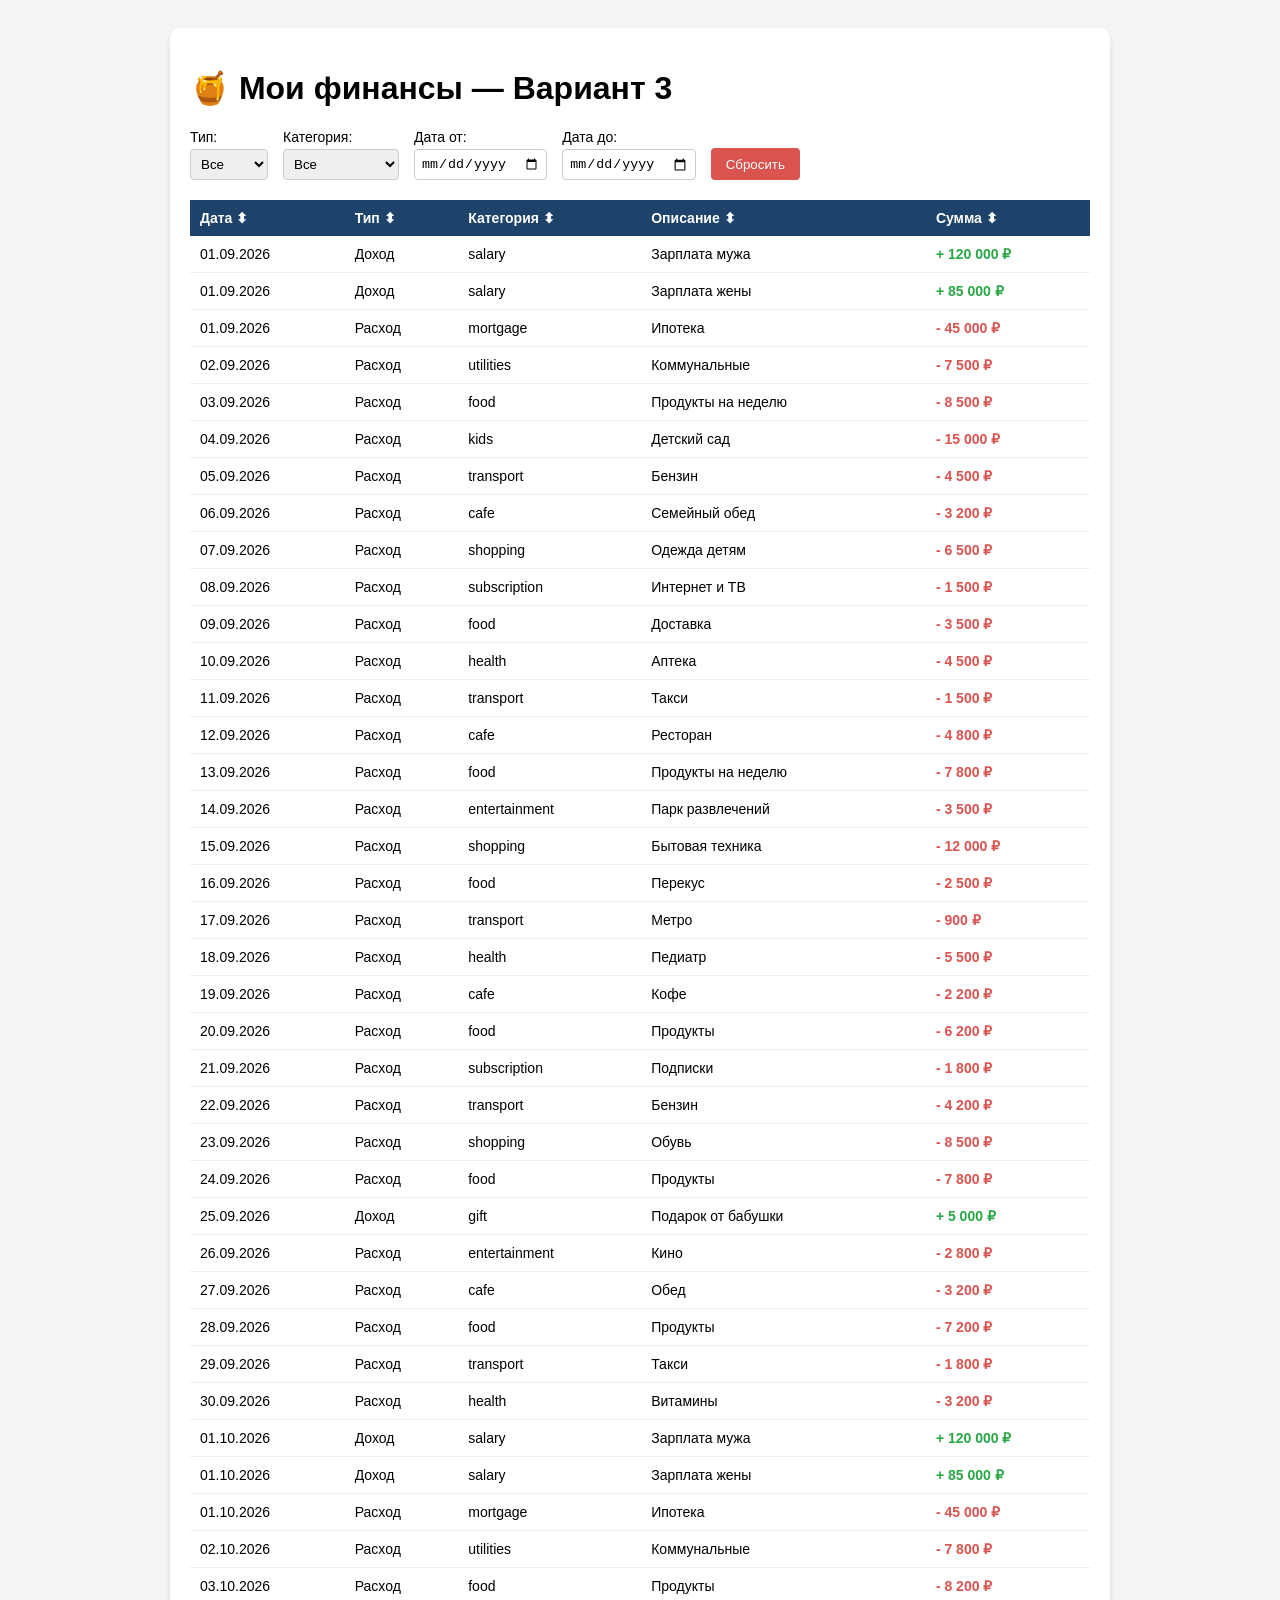
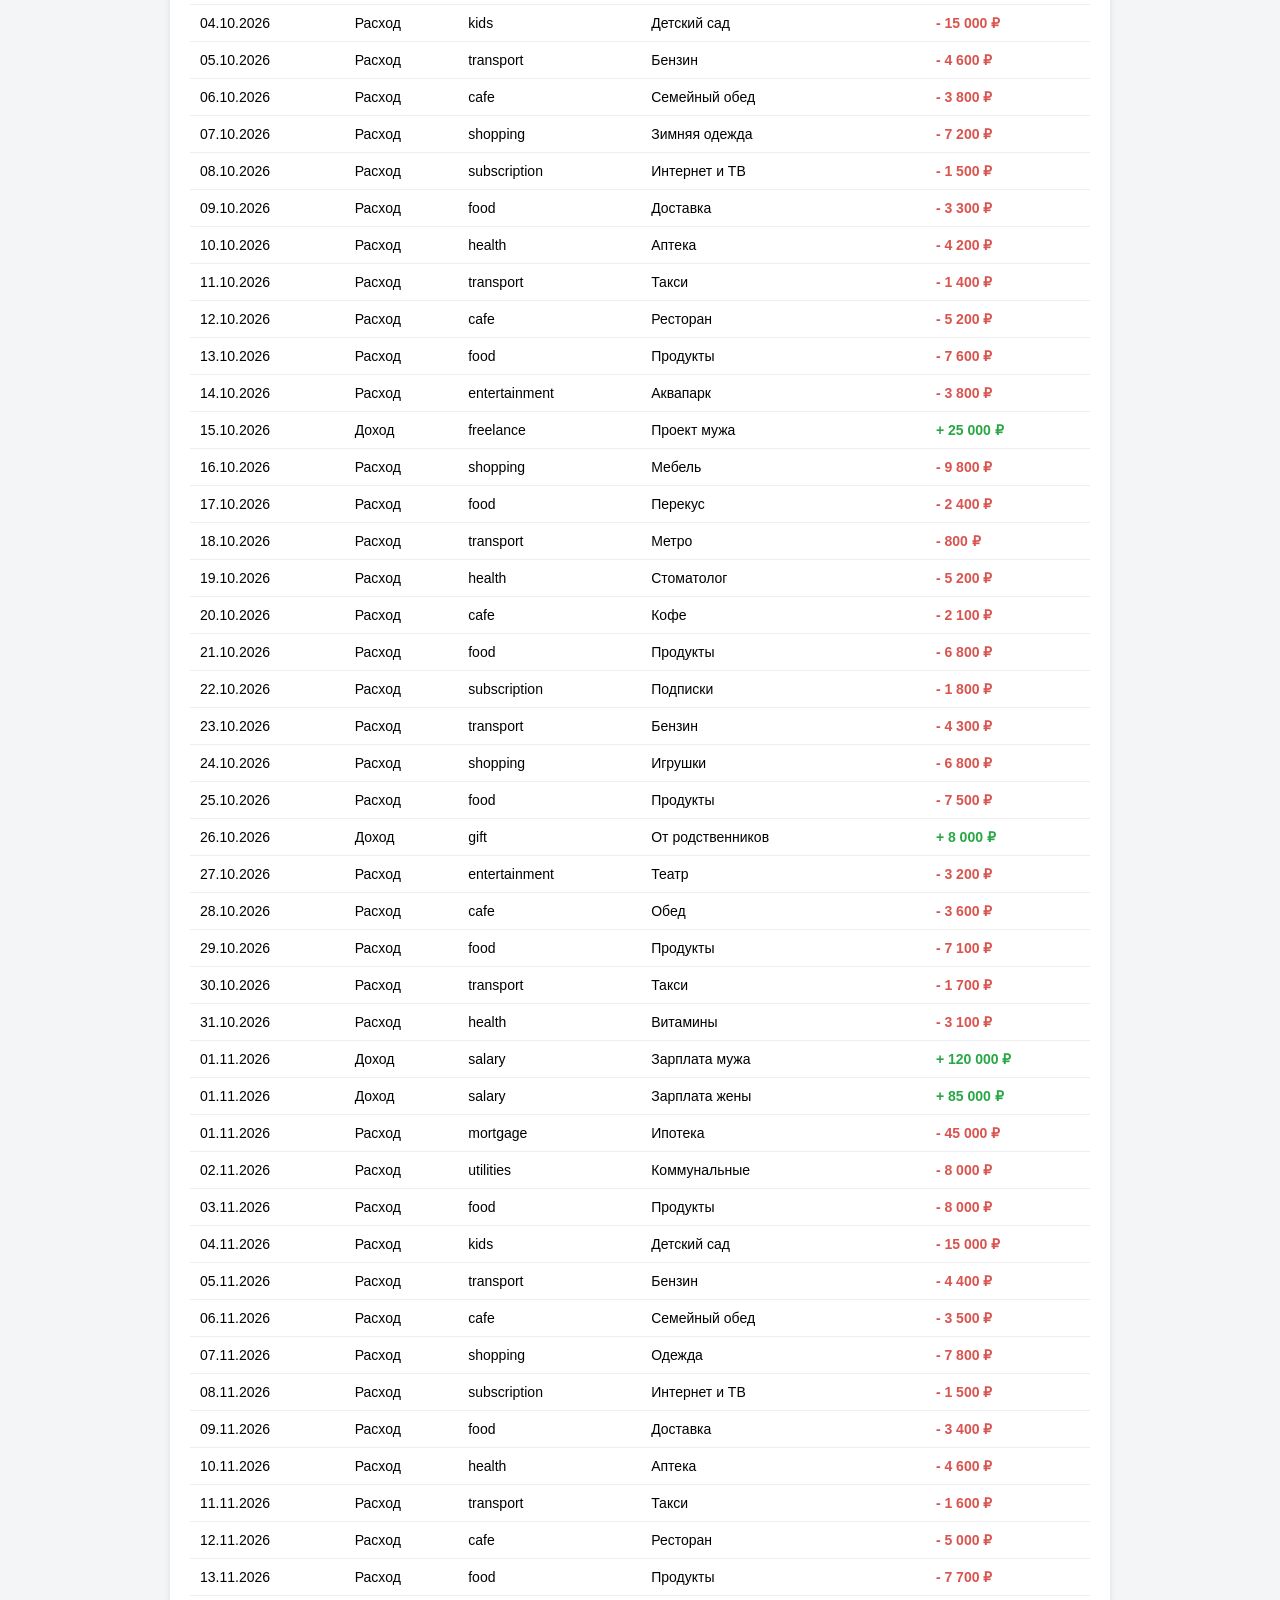
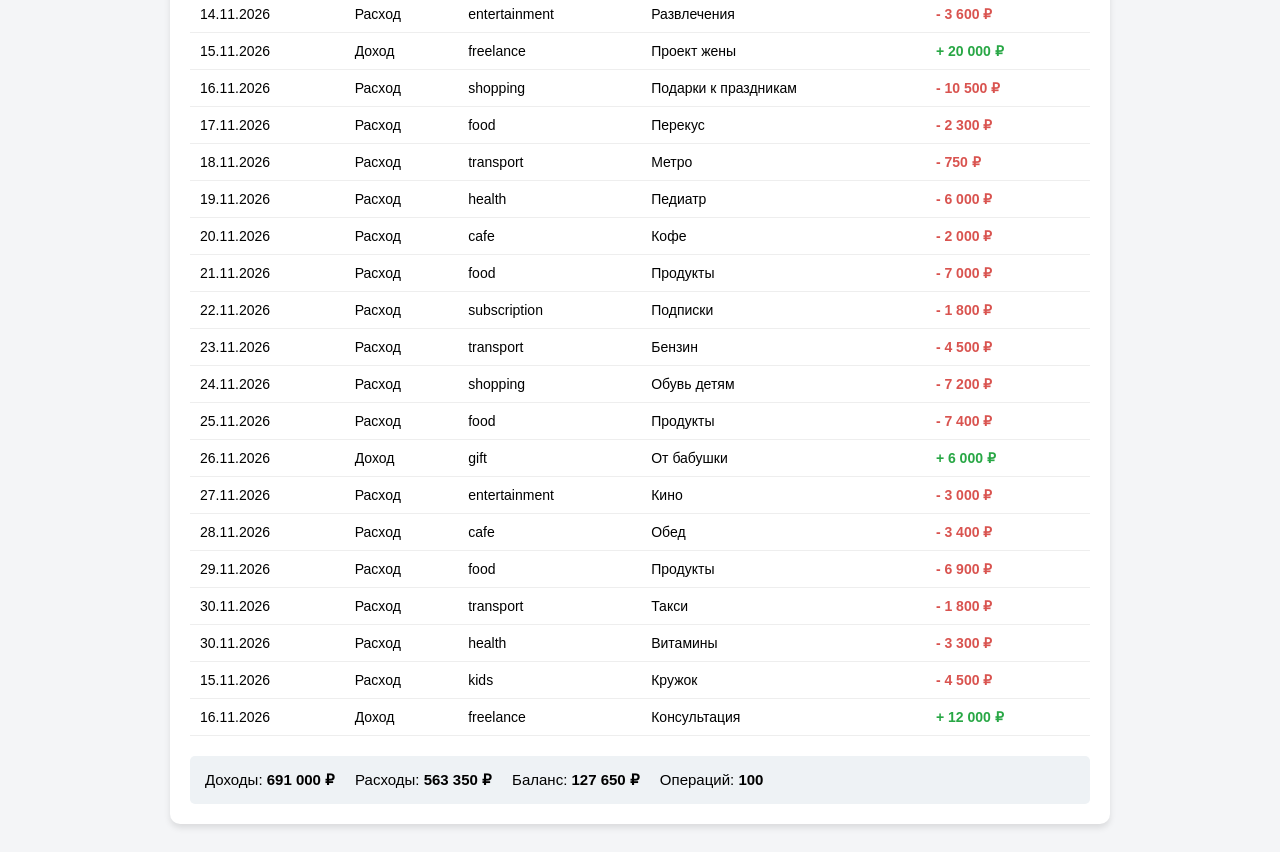
<file: Seminary/Seminar10/index.html>
<!DOCTYPE html>
<html lang="ru">
<head>
    <meta charset="UTF-8">
    <title>Мои финансы</title>
    <link rel="stylesheet" href="style.css">
</head>
<body>
    <div class="container">
        <h1>🍯 Мои финансы — Вариант 3</h1>

        <!-- Фильтры -->
        <div class="filters">
            <label>Тип:
                <select id="filter-type">
                    <option value="all">Все</option>
                    <option value="income">Доход</option>
                    <option value="expense">Расход</option>
                </select>
            </label>
            <label>Категория:
                <select id="filter-category">
                    <option value="all">Все</option>
                    <!-- Категории добавим через JS -->
                </select>
            </label>
            <label>Дата от: <input type="date" id="filter-date-from"></label>
            <label>Дата до: <input type="date" id="filter-date-to"></label>
            <button id="reset-filters">Сбросить</button>
        </div>

        <!-- Таблица -->
        <table id="data-table">
            <thead>
                <tr>
                    <th data-sort="date">Дата ⬍</th>
                    <th data-sort="type">Тип ⬍</th>
                    <th data-sort="category">Категория ⬍</th>
                    <th data-sort="description">Описание ⬍</th>
                    <th data-sort="amount">Сумма ⬍</th>
                </tr>
            </thead>
            <tbody id="table-body">
                <!-- Сюда будут вставляться строки -->
            </tbody>
        </table>

        <!-- Итоги -->
        <div class="summary">
            <span>Доходы: <strong id="total-income">0 ₽</strong></span>
            <span>Расходы: <strong id="total-expense">0 ₽</strong></span>
            <span>Баланс: <strong id="total-balance">0 ₽</strong></span>
            <span>Операций: <strong id="total-count">0</strong></span>
        </div>
    </div>
    <script src="script.js"></script>
</body>
</html>
</file>
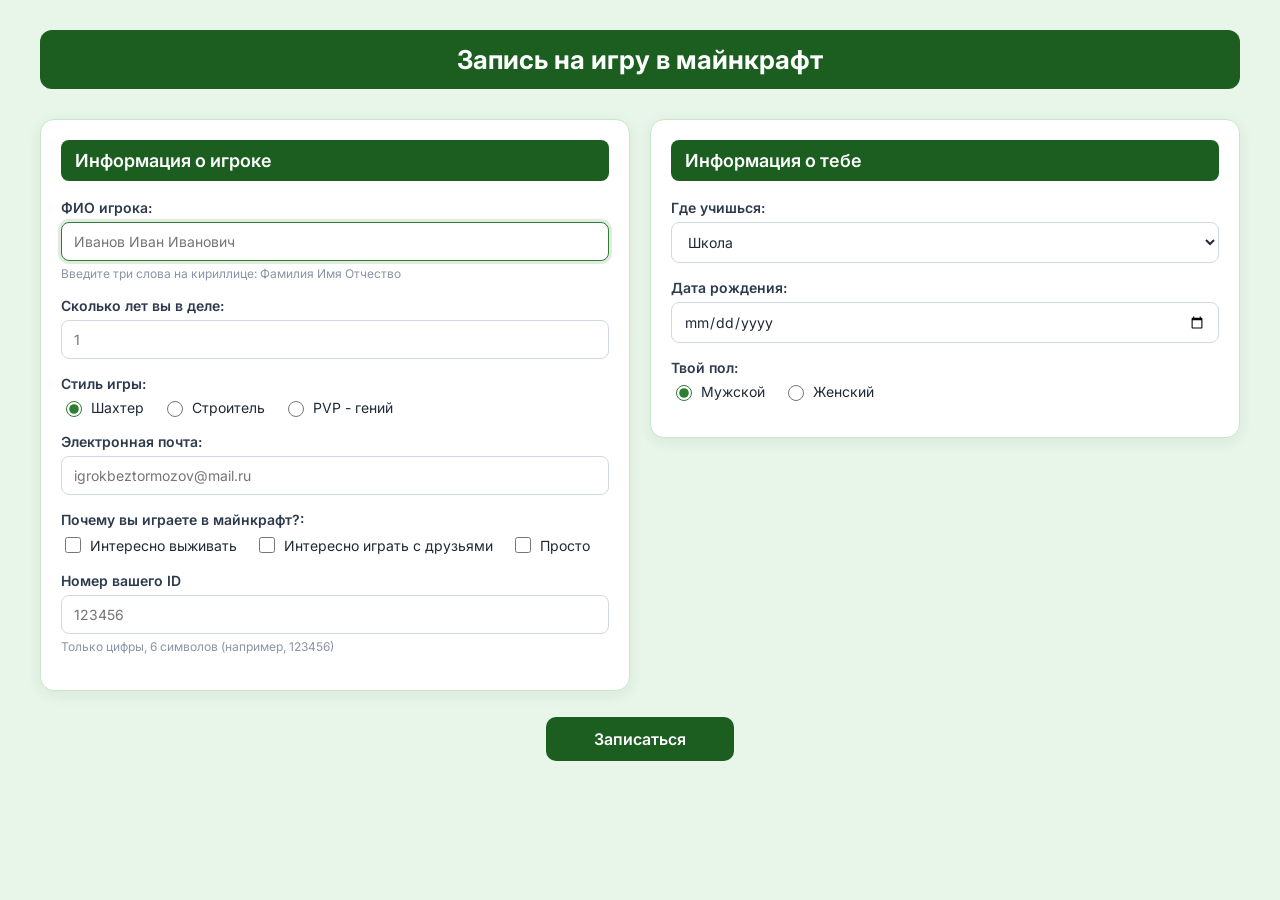
<file: Seminary/Task3.html>
<!DOCTYPE html>
<html lang="ru">
<head>
  <meta charset="UTF-8">
  <meta name="viewport" content="width=device-width, initial-scale=1.0">
  <title>Запись на игру в майнкрафт</title>

  <link rel="preconnect" href="https://fonts.googleapis.com">
  <link rel="preconnect" href="https://fonts.gstatic.com" crossorigin>
  <link href="https://fonts.googleapis.com/css2?family=Inter:wght@400;500;600;700&display=swap" rel="stylesheet">

  <style>
    * {
      box-sizing: border-box;
    }

    body {
      margin: 0;
      padding: 30px 20px;
      font-family: 'Inter', 'Segoe UI', Arial, sans-serif;
      background: #e8f5e9;                          
      color: #1f2a37;
    }

    form {
      display: grid;
      grid-template-columns: 1fr 1fr;
      gap: 20px;
      max-width: 1200px;
      margin: 0 auto;
      align-items: start;
    }


    .title {
      grid-column: 1 / -1;
      margin: 0 0 10px;
      padding: 14px 20px;
      font-size: 26px;
      font-weight: 700;
      text-align: center;
      color: #ffffff;                             
      background: #1b5e20;                         
      border-radius: 12px;
    }

    .column {
      padding: 20px;
      border: 1px solid #c8e6c9;               
      border-radius: 14px;
      background: #ffffff;
      box-shadow: 0 4px 14px rgba(27, 94, 32, 0.08);
    }


    .column h2 {
      margin: 0 0 18px;
      padding: 10px 14px;
      font-size: 18px;
      font-weight: 600;
      color: #ffffff;                         
      background: #1b5e20;                        
      border-radius: 8px;
    }

    .field {
      margin-bottom: 16px;
    }

    .field > label,
    .field > .field-label {
      display: block;
      margin-bottom: 6px;
      font-size: 14px;
      font-weight: 600;
      color: #2d3a4e;
    }

    input[type="text"],
    input[type="number"],
    input[type="email"],
    input[type="date"],
    select {
      width: 100%;
      padding: 10px 12px;
      font-family: inherit;
      font-size: 14px;
      color: #1f2a37;
      background: #ffffff;
      border: 1px solid #cfdae9;
      border-radius: 8px;
      outline: none;
      transition: border-color .15s, box-shadow .15s, background-color .15s;
    }

    input:focus,
    select:focus {
      border-color: #2e7d32;
      box-shadow: 0 0 0 3px rgba(46, 125, 50, .15);
    }

    .options {
      display: flex;
      flex-wrap: wrap;
      gap: 8px 18px;
    }

    .options label {
      display: inline-flex;
      align-items: center;
      gap: 6px;
      font-size: 14px;
      font-weight: 400;
      cursor: pointer;
    }

    input[type="radio"],
    input[type="checkbox"] {
      width: 16px;
      height: 16px;
      accent-color: #2e7d32;                         
      cursor: pointer;
    }

    .hint {
      margin: 5px 0 0;
      font-size: 12px;
      color: #8a94a6;
    }

    input:user-invalid ~ .hint {
      color: #e04b4b;
    }

    input.fullname,
    input.group,
    input.teacher {
      padding-right: 38px;
      background-repeat: no-repeat;
      background-position: right 12px center;
    }

    input.fullname:user-valid,
    input.group:user-valid,
    input.teacher:user-valid {
      border-color: #34a853;
      background-color: #f2fbf5;
      background-image: url("data:image/svg+xml,%3Csvg xmlns='http://www.w3.org/2000/svg' width='18' height='18' viewBox='0 0 24 24' fill='none' stroke='%2334a853' stroke-width='3' stroke-linecap='round' stroke-linejoin='round'%3E%3Cpath d='M4 13l5 5L20 6'/%3E%3C/svg%3E");
    }

    input.fullname:user-invalid,
    input.group:user-invalid,
    input.teacher:user-invalid {
      border-color: #e04b4b;
      background-color: #fdf3f3;
      background-image: url("data:image/svg+xml,%3Csvg xmlns='http://www.w3.org/2000/svg' width='18' height='18' viewBox='0 0 24 24' fill='none' stroke='%23e04b4b' stroke-width='3' stroke-linecap='round'%3E%3Cpath d='M6 6l12 12M18 6L6 18'/%3E%3C/svg%3E");
    }

    /* Кнопка — тёмно-зелёная */
    button[type="submit"] {
      grid-column: 1 / -1;
      justify-self: center;
      margin-top: 6px;
      padding: 12px 48px;
      font-family: inherit;
      font-size: 16px;
      font-weight: 600;
      color: #ffffff;
      background: #1b5e20;                  
      border: none;
      border-radius: 10px;
      cursor: pointer;
      transition: background .15s, transform .1s;
    }

    button[type="submit"]:hover {
      background: #14471a;                          
    }

    button[type="submit"]:active {
      transform: scale(0.98);
    }

    @media (max-width: 700px) {
      form {
        grid-template-columns: 1fr;
      }
    }
  </style>
</head>

<body>
  <form action="#" method="post">
    <h1 class="title">Запись на игру в майнкрафт</h1>

    <div class="column">
      <h2>Информация о игроке</h2>

      <div class="field">
        <label for="fullname">ФИО игрока:</label>
        <input type="text"
               id="fullname"
               name="fullname"
               class="fullname"
               placeholder="Иванов Иван Иванович"
               maxlength="256"
               pattern="[А-ЯЁ][а-яё]+\s+[А-ЯЁ][а-яё]+\s+[А-ЯЁ][а-яё]+"
               title="Введите три слова на кириллице: Фамилия Имя Отчество"
               autofocus
               required>
        <p class="hint">Введите три слова на кириллице: Фамилия Имя Отчество</p>
      </div>

      <div class="field">
        <label for="course">Сколько лет вы в деле:</label>
        <input type="number"
               id="course"
               name="course"
               min="1"
               max="10"
               step="1"
               placeholder="1"
               title="Курс — число от 1 до 10">
      </div>

      <div class="field">
        <span class="field-label">Стиль игры:</span>
        <div class="options">
          <label><input type="radio" name="faculty" value="it" checked> Шахтер</label>
          <label><input type="radio" name="faculty" value="econom"> Строитель</label>
          <label><input type="radio" name="faculty" value="human"> PVP - гений</label>
        </div>
      </div>

      <div class="field">
        <label for="email">Электронная почта:</label>
        <input type="email"
               id="email"
               name="email"
               placeholder="igrokbeztormozov@mail.ru"
               maxlength="256"
               title="Например: igrokbeztormozov@mail.ru">
      </div>

      <div class="field">
        <span class="field-label">Почему вы играете в майнкрафт?:</span>
        <div class="options">
          <label><input type="checkbox" name="interests" value="tech"> Интересно выживать </label>
          <label><input type="checkbox" name="interests" value="psychology"> Интересно играть с друзьями</label>
          <label><input type="checkbox" name="interests" value="literature"> Просто</label>
        </div>
      </div>

      <div class="field">
        <label for="group">Номер вашего ID</label>
        <input type="text"
               id="group"
               name="group"
               class="group"
               placeholder="123456"
               maxlength="6"
               pattern="\d{6}"
               title="Только цифры, 6 символов (например, 123456)"
               required>
        <p class="hint">Только цифры, 6 символов (например, 123456)</p>
      </div>
    </div>

    
    <div class="column">
      <h2>Информация о тебе</h2>

      <div class="field">
        <label for="subject">Где учишься:</label>
        <select id="subject"
                name="subject"
                title="Выберите предмет из списка"
                required>
          <option value="web" selected>Школа</option>
          <option value="math">Вуз</option>
          <option value="db">Колледж</option>
          <option value="physics">Магистратура</option>
          <option value="history">Аспирантура</option>
        </select>
      </div>

      <div class="field">
        <label for="date">Дата рождения:</label>
        <input type="date"
               id="date"
               name="date"
               title="Выберите дату сдачи зачёта">
      </div>


      <div class="field">
        <span class="field-label">Твой пол:</span>
        <div class="options">
          <label><input type="radio" name="form" value="offline" checked> Мужской</label>
          <label><input type="radio" name="form" value="online"> Женский</label>
        </div>
      </div>
    </div>


    <button type="submit">Записаться</button>
  </form>
</body>
</html>
</file>
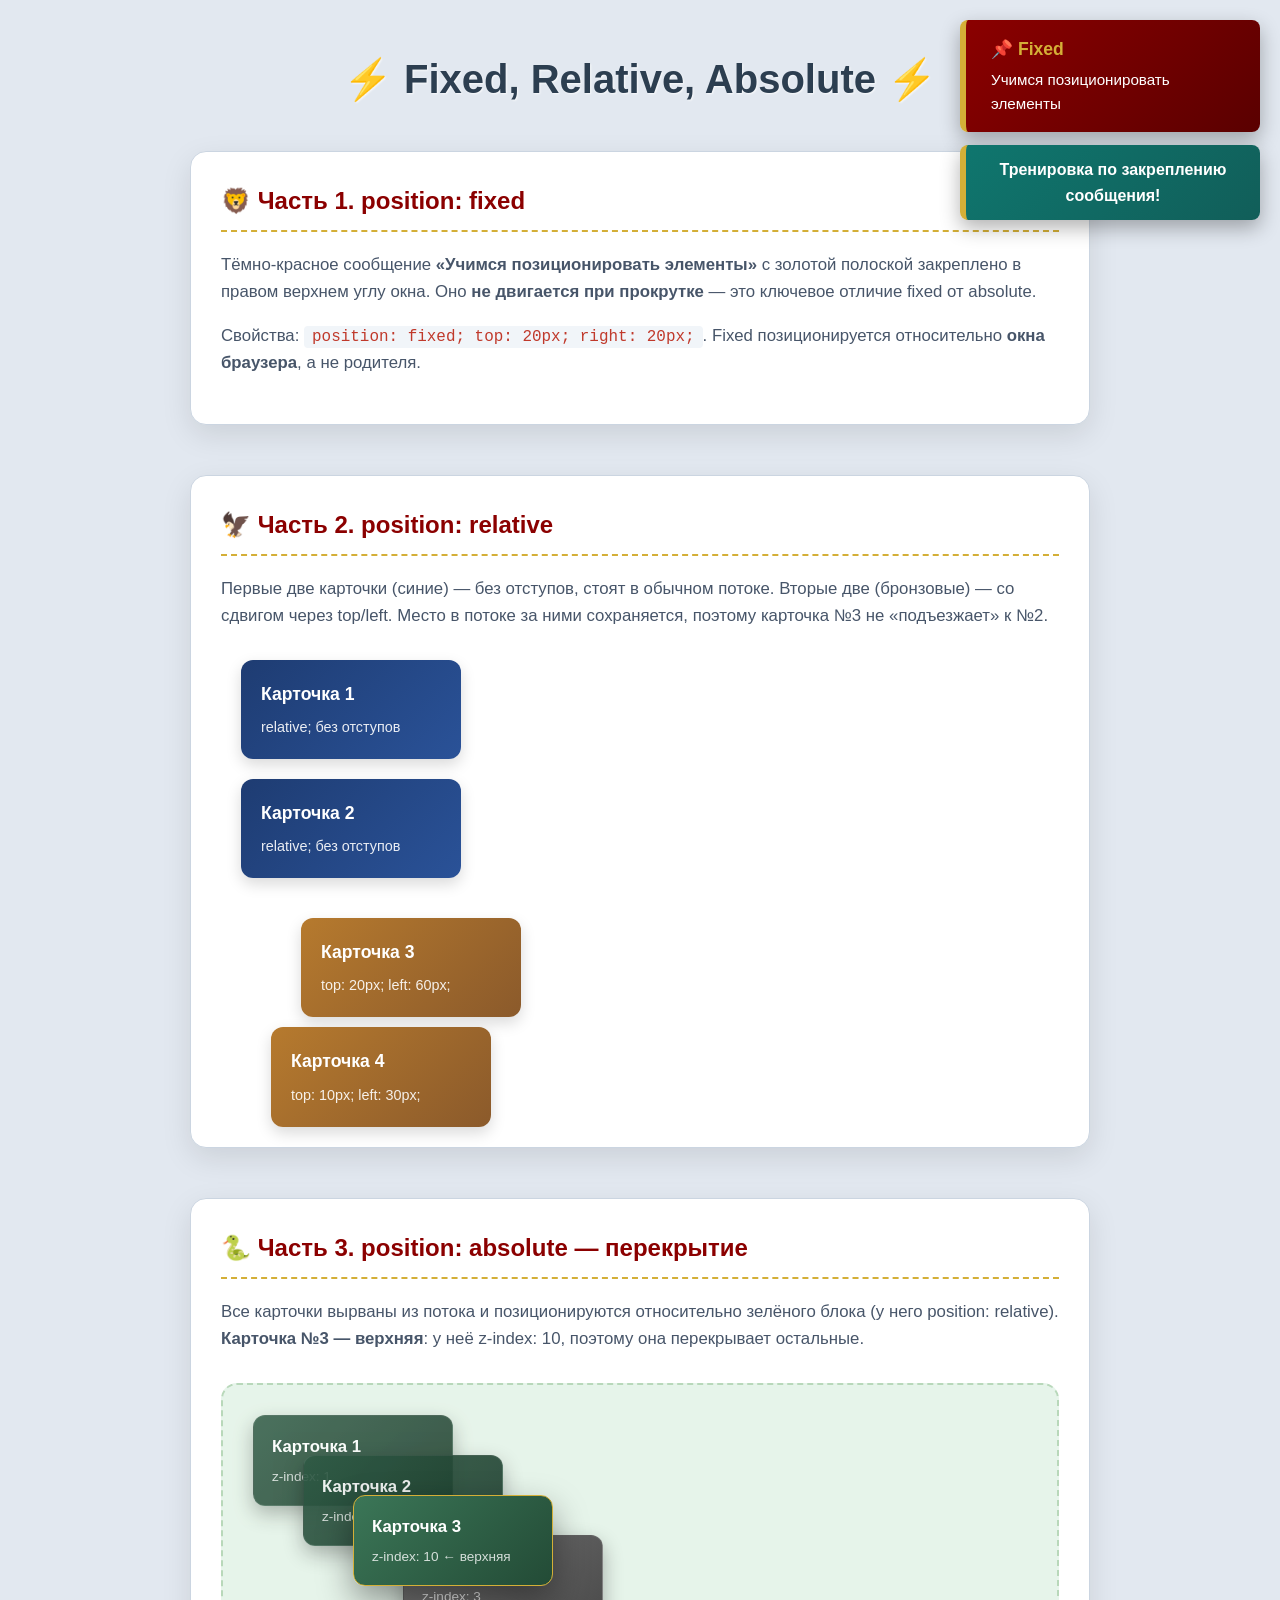
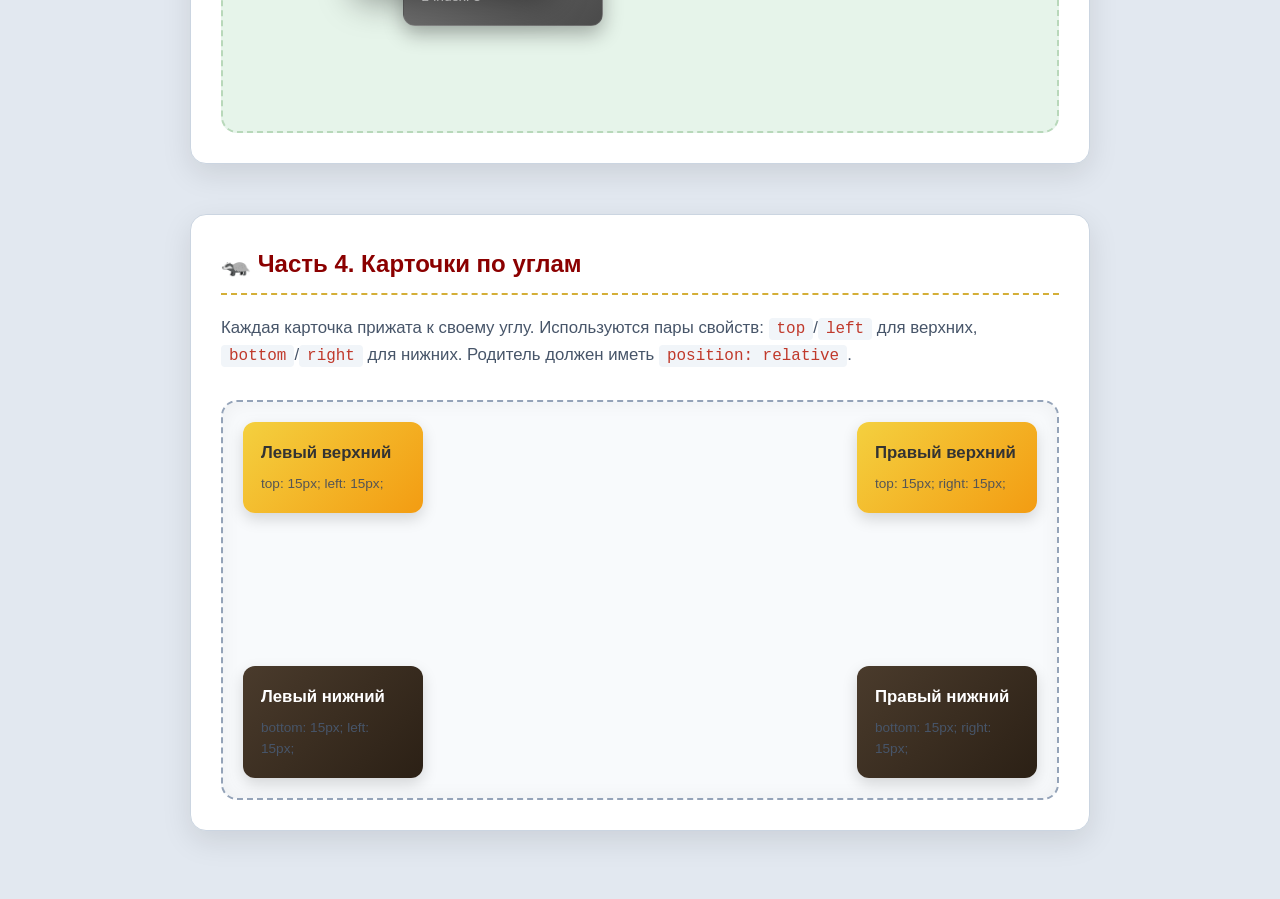
<file: Seminary/Seminar_4/Task4.html>
<!DOCTYPE html>
<html lang="ru">
<head>
    <meta charset="UTF-8">
    <meta name="viewport" content="width=device-width, initial-scale=1.0">
    <title>Fixed, Relative, Absolute</title>
    <style>
        /* ============================================
           ОБЩИЕ СТИЛИ И СБРОС
           ============================================ */
        * {
            box-sizing: border-box;
        }

        body {
            font-family: 'Segoe UI', Roboto, Helvetica, Arial, sans-serif;
            background-color: #e2e8f0; /* Серый фон */
            color: #333;
            line-height: 1.6;
            padding: 20px;
            margin: 0;
            display: flex;
            flex-direction: column;
            align-items: center;
        }

        h1 {
            text-align: center;
            color: #2c3e50;
            margin-bottom: 40px;
            font-size: 2.5rem;
            text-shadow: 1px 1px 2px rgba(255, 255, 255, 0.8);
        }

        section {
            background-color: #ffffff;
            border-radius: 16px;
            padding: 30px;
            margin-bottom: 50px;
            width: 100%;
            max-width: 900px;
            box-shadow: 0 10px 30px rgba(0, 0, 0, 0.1);
            border: 1px solid #cbd5e1;
        }

        h2 {
            color: #8b0000;
            border-bottom: 2px dashed #d4af37;
            padding-bottom: 10px;
            margin-top: 0;
            font-size: 1.5rem;
            display: flex;
            align-items: center;
            gap: 10px;
        }

        p {
            color: #475569;
            font-size: 1.05rem;
        }

        code {
            background-color: #f1f5f9;
            padding: 2px 8px;
            border-radius: 4px;
            color: #c0392b;
            font-family: Consolas, monospace;
            font-size: 0.95em;
        }

        /* ============================================
           ЧАСТЬ 1. FIXED
           ============================================ */
        /* Первое закрепленное сообщение */
        .fixed-message {
            position: fixed;
            top: 20px;
            right: 20px;
            background: linear-gradient(135deg, #8b0000, #5a0000);
            color: #fff;
            padding: 15px 25px;
            border-radius: 8px;
            border-left: 6px solid #d4af37;
            box-shadow: 0 8px 20px rgba(0, 0, 0, 0.3);
            z-index: 1000;
            max-width: 300px;
            font-size: 0.95rem;
            animation: slideIn 0.5s ease-out;
        }

        .fixed-message strong {
            display: block;
            color: #d4af37;
            font-size: 1.1rem;
            margin-bottom: 5px;
        }

        /* Второе закрепленное сообщение (новое) */
        .fixed-sub-message {
            position: fixed;
            top: 145px; /* Сдвигаем вниз, чтобы было под первым */
            right: 20px;
            background: linear-gradient(135deg, #0f766e, #115e59); 
            color: #fff;
            padding: 12px 25px;
            border-radius: 8px;
            border-left: 6px solid #d4af37;
            box-shadow: 0 8px 20px rgba(0, 0, 0, 0.3);
            z-index: 1000;
            max-width: 300px;
            font-size: 1rem;
            font-weight: bold;
            text-align: center;
            animation: slideIn 0.5s ease-out 0.2s both; 
        }

        @keyframes slideIn {
            from { transform: translateX(100%); opacity: 0; }
            to { transform: translateX(0); opacity: 1; }
        }

        /* ============================================
           ЧАСТЬ 2. RELATIVE
           ============================================ */
        .cards-container {
            display: flex;
            flex-direction: column;
            gap: 20px;
            margin-top: 30px;
            padding-left: 20px;
        }

        .card {
            padding: 20px;
            border-radius: 12px;
            color: #fff;
            box-shadow: 0 6px 15px rgba(0,0,0,0.15);
            width: 220px;
            transition: transform 0.3s ease, box-shadow 0.3s ease;
        }

        .card:hover {
            transform: translateY(-5px) scale(1.02);
            box-shadow: 0 10px 25px rgba(0,0,0,0.2);
        }

        .card strong {
            display: block;
            margin-bottom: 8px;
            font-size: 1.1rem;
        }

        .card p {
            margin: 0;
            font-size: 0.9rem;
            color: rgba(255, 255, 255, 0.9);
        }

        .relative-card {
            position: relative;
        }

        .blue-card {
            background: linear-gradient(135deg, #1e3c72 0%, #2a5298 100%);
        }

        .bronze-card {
            background: linear-gradient(135deg, #b67a2e 0%, #8b5a2b 100%);
        }

        .cards-container .card:nth-child(3) {
            top: 20px;
            left: 60px;
        }

        .cards-container .card:nth-child(4) {
            top: 10px;
            left: 30px;
        }

        /* ============================================
           ЧАСТЬ 3. ABSOLUTE — ПЕРЕКРЫТИЕ
           ============================================ */
        .absolute-container {
            position: relative;
            height: 350px;
            background-color: #e6f4ea;
            border: 2px dashed #b8d8ba;
            border-radius: 16px;
            margin-top: 30px;
            overflow: hidden;
        }

        .absolute-card {
            position: absolute;
            padding: 18px;
            border-radius: 12px;
            background: linear-gradient(135deg, #2f5a45 0%, #1b3b2b 100%);
            color: #fff;
            box-shadow: 0 8px 20px rgba(0,0,0,0.3);
            width: 200px;
            border: 1px solid rgba(255,255,255,0.1);
            transition: transform 0.3s ease;
        }

        .absolute-card:hover {
            transform: scale(1.05);
            z-index: 100 !important;
        }

        .absolute-card strong {
            display: block;
            margin-bottom: 5px;
            font-size: 1.05rem;
        }

        .absolute-card p {
            margin: 0;
            font-size: 0.85rem;
            color: rgba(255, 255, 255, 0.8);
        }

        .absolute-container .absolute-card:nth-child(1) {
            top: 30px;
            left: 30px;
            z-index: 1;
            opacity: 0.85;
        }

        .absolute-container .absolute-card:nth-child(2) {
            top: 70px;
            left: 80px;
            z-index: 2;
            opacity: 0.9;
        }

        .absolute-container .absolute-card:nth-child(3) {
            top: 110px;
            left: 130px;
            z-index: 10;
            background: linear-gradient(135deg, #3b7657 0%, #234b36 100%);
            box-shadow: 0 15px 35px rgba(0,0,0,0.4);
            border: 1px solid #d4af37;
        }

        .absolute-container .absolute-card:nth-child(4) {
            top: 150px;
            left: 180px;
            z-index: 3;
            background: linear-gradient(135deg, #7a7a7a 0%, #4a4a4a 100%);
        }

        /* ============================================
           ЧАСТЬ 4. ABSOLUTE — ПО УГЛАМ
           ============================================ */
        .corners-area {
            position: relative;
            height: 400px;
            background-color: #f8fafc;
            border: 2px dashed #94a3b8;
            border-radius: 16px;
            margin-top: 30px;
            box-shadow: inset 0 0 20px rgba(0,0,0,0.05);
        }

        .corner-card {
            position: absolute;
            padding: 18px;
            border-radius: 12px;
            color: #fff;
            box-shadow: 0 6px 15px rgba(0,0,0,0.15);
            width: 180px;
            transition: transform 0.3s ease;
        }

        .corner-card:hover {
            transform: scale(1.05);
        }

        .corner-card strong {
            display: block;
            margin-bottom: 6px;
            font-size: 1.05rem;
        }

        .corner-card p {
            margin: 0;
            font-size: 0.85rem;
        }

        .yellow-card {
            background: linear-gradient(135deg, #f4d03f 0%, #f39c12 100%);
            color: #333;
        }

        .yellow-card p {
            color: #555;
        }

        .dark-card {
            background: linear-gradient(135deg, #4a3b2c 0%, #2b2015 100%);
            color: #fff;
        }

        .corners-area .corner-card:nth-child(1) {
            top: 20px;
            left: 20px;
        }

        .corners-area .corner-card:nth-child(2) {
            top: 20px;
            right: 20px;
        }

        .corners-area .corner-card:nth-child(3) {
            bottom: 20px;
            left: 20px;
        }

        .corners-area .corner-card:nth-child(4) {
            bottom: 20px;
            right: 20px;
        }
    </style>
</head>
<body>

    <!-- ============================================
         FIXED — сообщения в углу окна
         ============================================ -->
    <div class="fixed-message">
        <strong>📌 Fixed</strong>
        Учимся позиционировать элементы
    </div>
    
    <!-- Новое второе сообщение -->
    <div class="fixed-sub-message">
        Тренировка по закреплению сообщения!
    </div>

    <h1>⚡ Fixed, Relative, Absolute ⚡</h1>

    <!-- ============================================
         ЧАСТЬ 1. FIXED
         ============================================ -->
    <section>
        <h2>🦁 Часть 1. position: fixed</h2>
        <p>
            Тёмно-красное сообщение <strong>«Учимся позиционировать элементы»</strong> с золотой
            полоской закреплено в правом верхнем углу окна. Оно <strong>не двигается при
            прокрутке</strong> — это ключевое отличие fixed от absolute.
        </p>
        <p>
            Свойства: <code>position: fixed; top: 20px; right: 20px;</code>.
            Fixed позиционируется относительно <strong>окна браузера</strong>, а не родителя.
        </p>
    </section>

    <!-- ============================================
         ЧАСТЬ 2. RELATIVE
         ============================================ -->
    <section>
        <h2>🦅 Часть 2. position: relative</h2>
        <p>
            Первые две карточки (синие) — без отступов, стоят в обычном потоке.
            Вторые две (бронзовые) — со сдвигом через top/left. Место в потоке за ними
            сохраняется, поэтому карточка №3 не «подъезжает» к №2.
        </p>

        <div class="cards-container">
            <div class="card relative-card blue-card">
                <strong>Карточка 1</strong>
                <p>relative; без отступов</p>
            </div>

            <div class="card relative-card blue-card">
                <strong>Карточка 2</strong>
                <p>relative; без отступов</p>
            </div>

            <div class="card relative-card bronze-card">
                <strong>Карточка 3</strong>
                <p>top: 20px; left: 60px;</p>
            </div>

            <div class="card relative-card bronze-card">
                <strong>Карточка 4</strong>
                <p>top: 10px; left: 30px;</p>
            </div>
        </div>
    </section>

    <!-- ============================================
         ЧАСТЬ 3. ABSOLUTE — перекрытие
         ============================================ -->
    <section>
        <h2>🐍 Часть 3. position: absolute — перекрытие</h2>
        <p>
            Все карточки вырваны из потока и позиционируются относительно зелёного блока
            (у него position: relative). <strong>Карточка №3 — верхняя</strong>:
            у неё z-index: 10, поэтому она перекрывает остальные.
        </p>

        <div class="absolute-container">
            <div class="absolute-card">
                <strong>Карточка 1</strong>
                <p>z-index: 1</p>
            </div>
            <div class="absolute-card">
                <strong>Карточка 2</strong>
                <p>z-index: 2</p>
            </div>
            <div class="absolute-card">
                <strong>Карточка 3</strong>
                <p>z-index: 10 ← верхняя</p>
            </div>
            <div class="absolute-card">
                <strong>Карточка 4</strong>
                <p>z-index: 3</p>
            </div>
        </div>
    </section>

    <!-- ============================================
         ЧАСТЬ 4. ABSOLUTE — по углам
         ============================================ -->
    <section>
        <h2>🦡 Часть 4. Карточки по углам</h2>
        <p>
            Каждая карточка прижата к своему углу. Используются пары свойств:
            <code>top</code>/<code>left</code> для верхних, <code>bottom</code>/<code>right</code>
            для нижних. Родитель должен иметь <code>position: relative</code>.
        </p>

        <div class="corners-area">
            <div class="corner-card yellow-card">
                <strong>Левый верхний</strong>
                <p>top: 15px; left: 15px;</p>
            </div>
            <div class="corner-card yellow-card">
                <strong>Правый верхний</strong>
                <p>top: 15px; right: 15px;</p>
            </div>
            <div class="corner-card dark-card">
                <strong>Левый нижний</strong>
                <p>bottom: 15px; left: 15px;</p>
            </div>
            <div class="corner-card dark-card">
                <strong>Правый нижний</strong>
                <p>bottom: 15px; right: 15px;</p>
            </div>
        </div>
    </section>

</body>
</html>
</file>
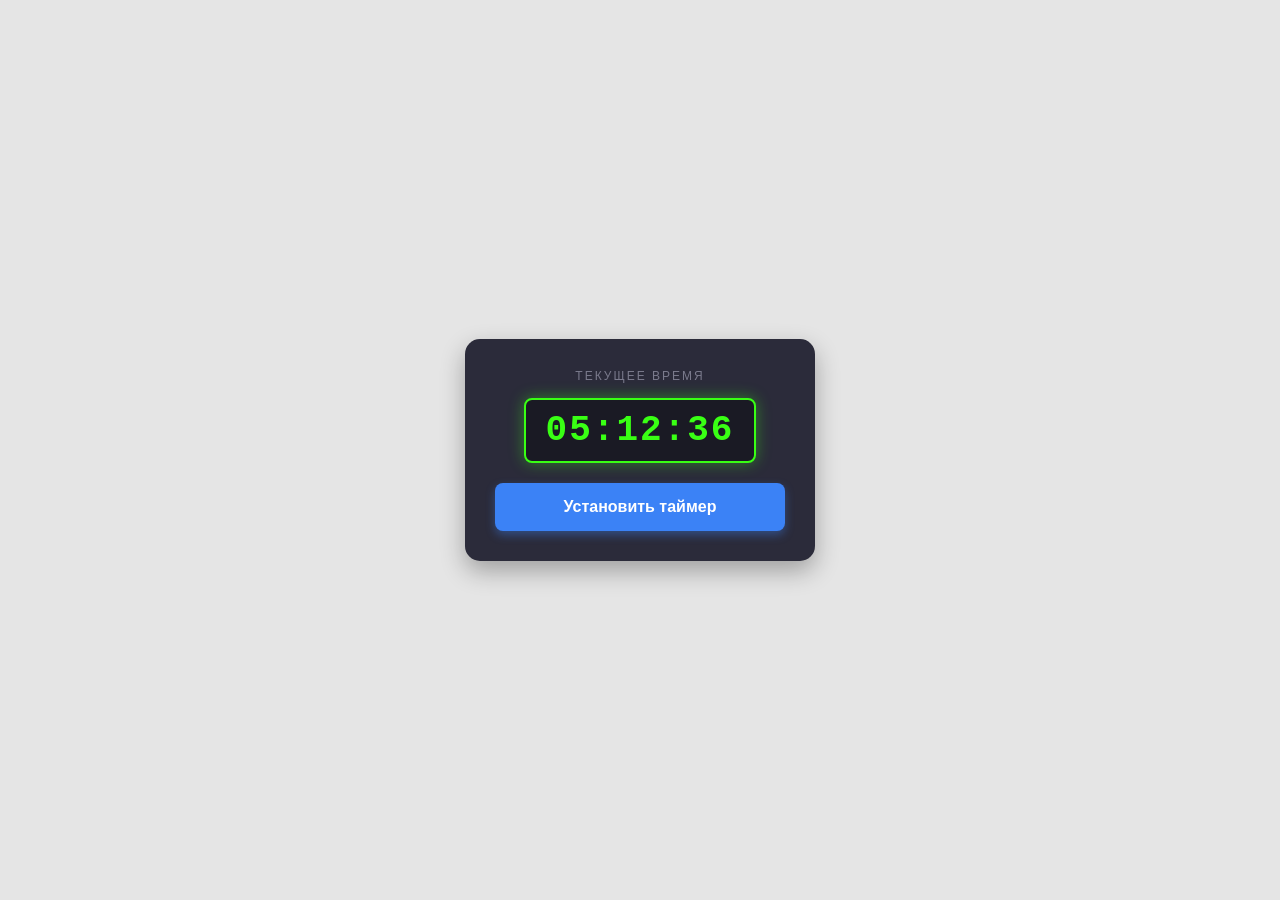
<file: Seminary/Seminar_6/Task6.html>
<!DOCTYPE html>
<html lang="ru">
<head>
    <meta charset="UTF-8">
    <meta name="viewport" content="width=device-width, initial-scale=1.0">
    <title>Задание 6. Таймер</title>
    <style>
        * {
            box-sizing: border-box;
            margin: 0;
            padding: 0;
            font-family: 'Segoe UI', Tahoma, Geneva, Verdana, sans-serif;
        }

        body {
            background-color: #e5e5e5;
            display: flex;
            justify-content: center;
            align-items: center;
            height: 100vh;
        }

        .timer-card {
            background-color: #2b2b3a;
            border-radius: 15px;
            padding: 30px;
            width: 350px;
            display: flex;
            flex-direction: column;
            align-items: center;
            box-shadow: 0 10px 25px rgba(0,0,0,0.3);
        }

        .card-title {
            color: #7a7a8c;
            font-size: 12px;
            letter-spacing: 2px;
            text-transform: uppercase;
            margin-bottom: 15px;
        }

        .current-time-display {
            background-color: #1a1a24;
            color: #39ff14; 
            font-family: 'Courier New', Courier, monospace;
            font-size: 36px;
            font-weight: bold;
            padding: 10px 20px;
            border-radius: 8px;
            border: 2px solid #39ff14;
            box-shadow: 0 0 15px rgba(57, 255, 20, 0.4);
            margin-bottom: 20px;
            letter-spacing: 2px;
        }

        .action-btn {
            width: 100%;
            padding: 15px;
            border: none;
            border-radius: 8px;
            font-size: 16px;
            font-weight: bold;
            color: white;
            cursor: pointer;
            transition: all 0.3s ease;
        }

        .blue-btn {
            background-color: #3b82f6;
            box-shadow: 0 4px 10px rgba(59, 130, 246, 0.4);
        }
        .blue-btn:hover { background-color: #2563eb; }

        .countdown-display {
            display: none;
            width: 100%;
            background-color: #ef4444;
            color: white;
            text-align: center;
            padding: 15px;
            border-radius: 8px;
            font-size: 20px;
            font-weight: bold;
            font-family: 'Courier New', Courier, monospace;
            box-shadow: 0 0 15px rgba(239, 68, 68, 0.6);
            letter-spacing: 2px;
        }

        .modal-overlay {
            position: fixed;
            top: 0;
            left: 0;
            width: 100%;
            height: 100%;
            background-color: rgba(0, 0, 0, 0.7);
            display: none;
            justify-content: center;
            align-items: center;
            z-index: 1000;
        }

        .modal-content {
            background-color: #2b2b3a;
            border-radius: 15px;
            padding: 25px;
            width: 350px;
            position: relative;
            box-shadow: 0 10px 25px rgba(0,0,0,0.5);
        }

        .close-btn {
            position: absolute;
            top: 15px;
            right: 15px;
            background: #3a3a4a;
            color: #a0a0b0;
            border: none;
            border-radius: 50%;
            width: 30px;
            height: 30px;
            font-size: 16px;
            cursor: pointer;
            display: flex;
            justify-content: center;
            align-items: center;
        }
        .close-btn:hover { background: #4a4a5a; color: white; }

        .modal-title {
            color: #22c55e; 
            text-align: center;
            font-size: 18px;
            letter-spacing: 1px;
            margin-bottom: 20px;
            text-transform: uppercase;
        }

        .input-label {
            color: #a0a0b0;
            font-size: 14px;
            margin-bottom: 8px;
            display: block;
        }

        .seconds-input {
            width: 100%;
            background-color: #1a1a24;
            border: 2px solid #22c55e;
            border-radius: 8px;
            color: #22c55e;
            font-size: 24px;
            padding: 10px;
            text-align: center;
            outline: none;
            margin-bottom: 20px;
            box-shadow: inset 0 0 10px rgba(34, 197, 94, 0.2);
        }
        .seconds-input::placeholder { color: #4a4a5a; }

        .green-btn {
            background-color: #22c55e;
            box-shadow: 0 4px 10px rgba(34, 197, 94, 0.4);
            text-transform: uppercase;
        }
        .green-btn:hover { background-color: #16a34a; }
    </style>
</head>
<body>

    <div class="timer-card">
        <div class="card-title">Текущее время</div>
        <div class="current-time-display" id="current-time">00:00:00</div>
        <button class="action-btn blue-btn" id="open-modal-btn">Установить таймер</button>
        <div class="countdown-display" id="countdown-display">00:00:00</div>
    </div>

    <div class="modal-overlay" id="modal-overlay">
        <div class="modal-content">
            <button class="close-btn" id="close-modal-btn">✕</button>
            <div class="modal-title">Установить таймер</div>
            
            <label class="input-label" for="seconds-input">Количество секунд</label>
            <input type="text" class="seconds-input" id="seconds-input" placeholder="60" autocomplete="off">
            
            <button class="action-btn green-btn" id="start-timer-btn">Старт</button>
        </div>
    </div>

    <script>
        function updateClock() {
            const now = new Date();
            const hours = String(now.getHours()).padStart(2, '0');
            const minutes = String(now.getMinutes()).padStart(2, '0');
            const seconds = String(now.getSeconds()).padStart(2, '0');
            
            document.getElementById('current-time').textContent = `${hours}:${minutes}:${seconds}`;
        }
        
        updateClock();
        setInterval(updateClock, 1000);

        const modalOverlay = document.getElementById('modal-overlay');
        const openModalBtn = document.getElementById('open-modal-btn');
        const closeModalBtn = document.getElementById('close-modal-btn');
        const secondsInput = document.getElementById('seconds-input');
        const startTimerBtn = document.getElementById('start-timer-btn');
        const countdownDisplay = document.getElementById('countdown-display');

        openModalBtn.addEventListener('click', () => {
            modalOverlay.style.display = 'flex';
            secondsInput.focus();
        });

        closeModalBtn.addEventListener('click', () => {
            modalOverlay.style.display = 'none';
            secondsInput.value = '';
        });

        secondsInput.addEventListener('input', function() {
            this.value = this.value.replace(/\D/g, '');
            
            if (this.value.length > 4) {
                this.value = this.value.slice(0, 4);
            }
        });

        let timerInterval = null;

        function formatTime(totalSeconds) {
            const h = Math.floor(totalSeconds / 3600);
            const m = Math.floor((totalSeconds % 3600) / 60);
            const s = totalSeconds % 60;
            return `${String(h).padStart(2, '0')}:${String(m).padStart(2, '0')}:${String(s).padStart(2, '0')}`;
        }

        startTimerBtn.addEventListener('click', () => {
            const seconds = parseInt(secondsInput.value);

            if (isNaN(seconds) || seconds <= 0) {
                alert('Пожалуйста, введите число больше 0');
                return;
            }

            modalOverlay.style.display = 'none';
            secondsInput.value = '';

            openModalBtn.style.display = 'none';
            countdownDisplay.style.display = 'block';

            let remainingSeconds = seconds;
            countdownDisplay.textContent = formatTime(remainingSeconds);

            timerInterval = setInterval(() => {
                remainingSeconds--;
                
                if (remainingSeconds <= 0) {
                    clearInterval(timerInterval);
                    countdownDisplay.textContent = '00:00:00';

                    alert('Таймер завершён!');
                    

                    resetTimer();
                } else {
                    countdownDisplay.textContent = formatTime(remainingSeconds);
                }
            }, 1000);
        });

        function resetTimer() {
            countdownDisplay.style.display = 'none';
            openModalBtn.style.display = 'block';
            clearInterval(timerInterval);
        }
    </script>
</body>
</html>
</file>
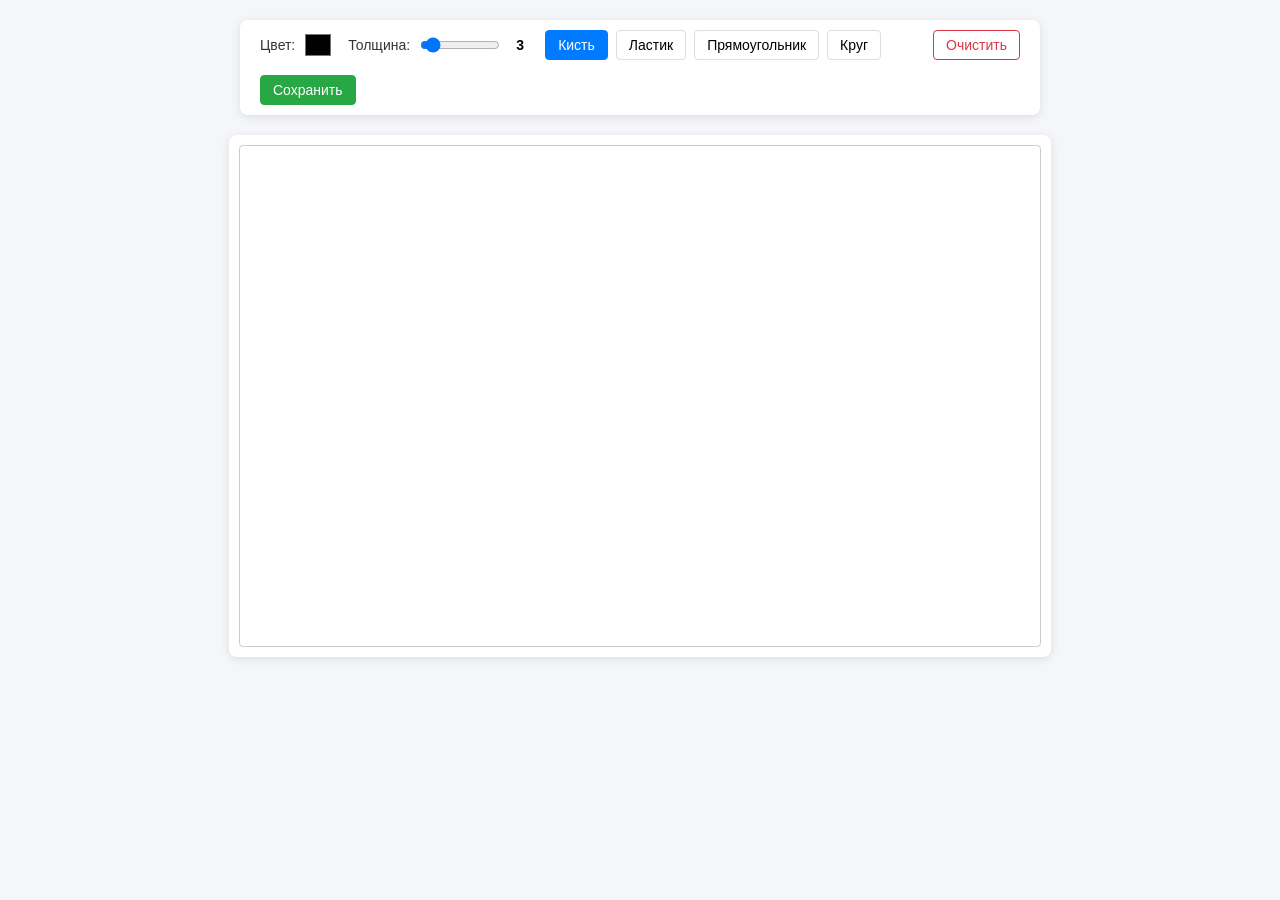
<file: Seminary/Seminar_7/task7.html>
<!DOCTYPE html>
<html lang="ru">
<head>
    <meta charset="UTF-8">
    <meta name="viewport" content="width=device-width, initial-scale=1.0">
    <title>Графический редактор Canvas</title>
    <style>
        /* --- CSS СТИЛИ (чтобы было похоже на скриншот) --- */
        body {
            font-family: Arial, sans-serif;
            background-color: #f4f6f9;
            display: flex;
            flex-direction: column;
            align-items: center;
            padding: 20px;
            margin: 0;
        }

        .toolbar {
            display: flex;
            align-items: center;
            gap: 15px;
            background: white;
            padding: 10px 20px;
            border-radius: 8px;
            box-shadow: 0 2px 10px rgba(0,0,0,0.1);
            margin-bottom: 20px;
            width: 800px;
            box-sizing: border-box;
            flex-wrap: wrap;
        }

        .tool {
            display: flex;
            align-items: center;
            gap: 8px;
        }

        .tool label {
            font-size: 14px;
            color: #333;
        }

        input[type="color"] {
            width: 30px;
            height: 30px;
            border: none;
            cursor: pointer;
            background: none;
            padding: 0;
        }

        input[type="range"] {
            width: 80px;
            cursor: pointer;
        }

        .thickness-value {
            font-size: 14px;
            font-weight: bold;
            width: 20px;
            display: inline-block;
            text-align: center;
        }

        .tool-btn {
            padding: 6px 12px;
            border: 1px solid #ddd;
            background: white;
            border-radius: 4px;
            cursor: pointer;
            font-size: 14px;
            transition: 0.2s;
        }

        .tool-btn:hover {
            background: #f0f0f0;
        }

        .tool-btn.active {
            background: #007bff;
            color: white;
            border-color: #007bff;
        }

        .btn-clear {
            padding: 6px 12px;
            border: 1px solid #dc3545;
            background: white;
            color: #dc3545;
            border-radius: 4px;
            cursor: pointer;
            font-size: 14px;
            margin-left: auto;
            transition: 0.2s;
        }

        .btn-clear:hover {
            background: #dc3545;
            color: white;
        }

        .btn-save {
            padding: 6px 12px;
            border: 1px solid #28a745;
            background: #28a745;
            color: white;
            border-radius: 4px;
            cursor: pointer;
            font-size: 14px;
            transition: 0.2s;
        }

        .btn-save:hover {
            background: #218838;
        }

        .canvas-wrapper {
            background: white;
            padding: 10px;
            border-radius: 8px;
            box-shadow: 0 2px 10px rgba(0,0,0,0.1);
        }

        canvas {
            border: 1px solid #ccc;
            border-radius: 4px;
            cursor: crosshair;
            display: block;
        }
    </style>
</head>
<body>

    <div class="toolbar">
        <div class="tool">
            <label for="colorPicker">Цвет:</label>
            <input type="color" id="colorPicker" value="#000000">
        </div>
        <div class="tool">
            <label for="thickness">Толщина:</label>
            <input type="range" id="thickness" min="1" max="30" value="3">
            <span class="thickness-value" id="thicknessValue">3</span>
        </div>
        <div class="tool">
            <button class="tool-btn active" data-tool="brush">Кисть</button>
            <button class="tool-btn" data-tool="eraser">Ластик</button>
            <button class="tool-btn" data-tool="rect">Прямоугольник</button>
            <button class="tool-btn" data-tool="circle">Круг</button>
        </div>
        <button class="btn-clear" id="clearBtn">Очистить</button>
        <button class="btn-save" id="saveBtn">Сохранить</button>
    </div>

    <div class="canvas-wrapper">
        <canvas id="canvas" width="800" height="500"></canvas>
    </div>

    <script>
        const canvas = document.getElementById('canvas');
        const ctx = canvas.getContext('2d');
        const colorPicker = document.getElementById('colorPicker');
        const thicknessInput = document.getElementById('thickness');
        const thicknessValue = document.getElementById('thicknessValue');
        const toolBtns = document.querySelectorAll('.tool-btn');
        const clearBtn = document.getElementById('clearBtn');
        const saveBtn = document.getElementById('saveBtn');

        ctx.lineCap = 'round';
        ctx.lineJoin = 'round';
        ctx.strokeStyle = colorPicker.value;
        ctx.lineWidth = thicknessInput.value;

        let isDrawing = false;
        let currentTool = 'brush';
        let startX = 0, startY = 0;
        let lastX = 0, lastY = 0;
        let snapshot;

        function getMousePos(e) {
            const rect = canvas.getBoundingClientRect();
            return {
                x: e.clientX - rect.left,
                y: e.clientY - rect.top
            };
        }

        colorPicker.addEventListener('input', (e) => {
            ctx.strokeStyle = e.target.value;
        });

        thicknessInput.addEventListener('input', (e) => {
            ctx.lineWidth = e.target.value;
            thicknessValue.textContent = e.target.value;
        });

        toolBtns.forEach(btn => {
            btn.addEventListener('click', () => {
                toolBtns.forEach(b => b.classList.remove('active'));
                btn.classList.add('active');
                currentTool = btn.dataset.tool;

                if (currentTool === 'eraser') {
                    ctx.globalCompositeOperation = 'destination-out';
                } else {
                    ctx.globalCompositeOperation = 'source-over';
                    ctx.strokeStyle = colorPicker.value;
                }
            });
        });

        canvas.addEventListener('mousedown', (e) => {
            isDrawing = true;
            const pos = getMousePos(e);
            startX = pos.x;
            startY = pos.y;
            lastX = pos.x;
            lastY = pos.y;

            if (currentTool === 'rect' || currentTool === 'circle') {
                snapshot = ctx.getImageData(0, 0, canvas.width, canvas.height);
            } else {
                // Одиночный клик для кисти/ластика
                ctx.beginPath();
                ctx.arc(pos.x, pos.y, ctx.lineWidth / 2, 0, Math.PI * 2);
                ctx.fillStyle = currentTool === 'eraser' ? 'rgba(0,0,0,1)' : ctx.strokeStyle;
                ctx.fill();
            }
        });

        canvas.addEventListener('mousemove', (e) => {
            if (!isDrawing) return;
            const pos = getMousePos(e);

            if (currentTool === 'brush' || currentTool === 'eraser') {
                ctx.beginPath();
                ctx.moveTo(lastX, lastY);
                ctx.lineTo(pos.x, pos.y);
                ctx.stroke();
                lastX = pos.x;
                lastY = pos.y;
            } 
            else if (currentTool === 'rect' || currentTool === 'circle') {
                ctx.putImageData(snapshot, 0, 0);
                ctx.beginPath();

                if (currentTool === 'rect') {
                    ctx.strokeRect(startX, startY, pos.x - startX, pos.y - startY);
                } else if (currentTool === 'circle') {
                    const cx = (startX + pos.x) / 2;
                    const cy = (startY + pos.y) / 2;
                    const rx = Math.abs(pos.x - startX) / 2;
                    const ry = Math.abs(pos.y - startY) / 2;
                    ctx.ellipse(cx, cy, rx, ry, 0, 0, Math.PI * 2);
                    ctx.stroke();
                }
            }
        });

        canvas.addEventListener('mouseup', () => isDrawing = false);
        canvas.addEventListener('mouseleave', () => isDrawing = false);

        clearBtn.addEventListener('click', () => {
            ctx.clearRect(0, 0, canvas.width, canvas.height);
        });

        saveBtn.addEventListener('click', () => {
            const tempCanvas = document.createElement('canvas');
            tempCanvas.width = canvas.width;
            tempCanvas.height = canvas.height;
            const tempCtx = tempCanvas.getContext('2d');

            tempCtx.fillStyle = '#ffffff';
            tempCtx.fillRect(0, 0, tempCanvas.width, tempCanvas.height);
            tempCtx.drawImage(canvas, 0, 0);

            const dataURL = tempCanvas.toDataURL('image/png');
            const link = document.createElement('a');
            link.download = 'my-drawing.png';
            link.href = dataURL;
            link.click();
        });
    </script>
</body>
</html>
</file>
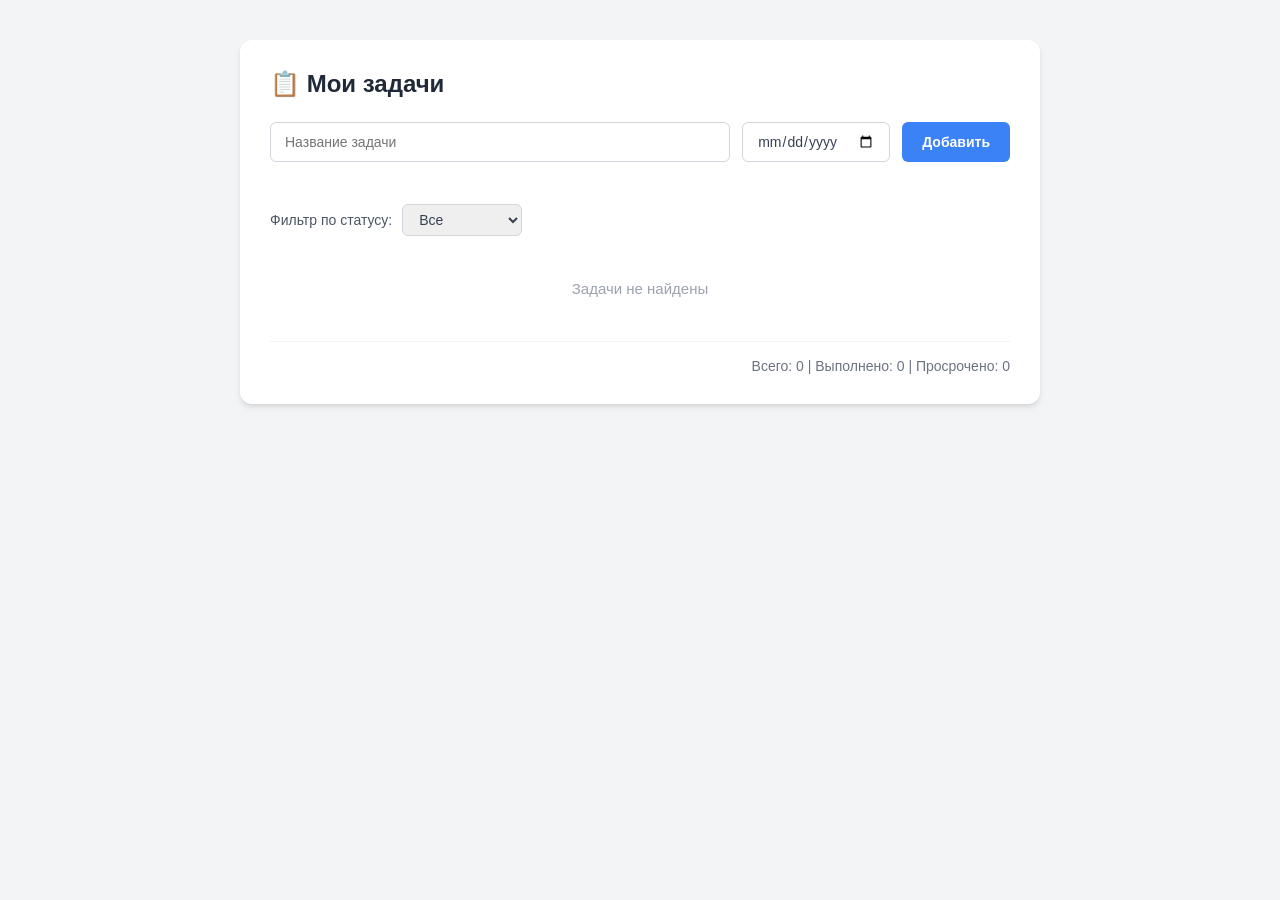
<file: Seminary/Seminar_9/task9.html>
<!DOCTYPE html>
<html lang="ru">
<head>
    <meta charset="UTF-8">
    <meta name="viewport" content="width=device-width, initial-scale=1.0">
    <title>Мои задачи</title>
    <style>
        * {
            box-sizing: border-box;
            font-family: -apple-system, BlinkMacSystemFont, "Segoe UI", Roboto, Helvetica, Arial, sans-serif;
        }

        body {
            background-color: #f3f4f6;
            display: flex;
            justify-content: center;
            padding: 40px 20px;
            margin: 0;
        }

        .app-container {
            background-color: #ffffff;
            width: 100%;
            max-width: 800px;
            padding: 30px;
            border-radius: 12px;
            box-shadow: 0 4px 6px -1px rgba(0, 0, 0, 0.1), 0 2px 4px -1px rgba(0, 0, 0, 0.06);
        }

        h1 {
            margin-top: 0;
            font-size: 24px;
            color: #1f2937;
            margin-bottom: 24px;
            display: flex;
            align-items: center;
            gap: 10px;
        }

        .add-form {
            display: flex;
            gap: 12px;
            margin-bottom: 8px;
        }

        .add-form input[type="text"] {
            flex: 1;
            padding: 10px 14px;
            border: 1px solid #d1d5db;
            border-radius: 6px;
            font-size: 14px;
            outline: none;
            transition: border-color 0.2s;
        }

        .add-form input[type="text"]:focus {
            border-color: #3b82f6;
        }

        .add-form input[type="date"] {
            padding: 10px 14px;
            border: 1px solid #d1d5db;
            border-radius: 6px;
            font-size: 14px;
            outline: none;
            color: #374151;
        }

        .add-form button {
            background-color: #3b82f6;
            color: white;
            border: none;
            padding: 10px 20px;
            border-radius: 6px;
            font-size: 14px;
            font-weight: 600;
            cursor: pointer;
            transition: background-color 0.2s;
        }

        .add-form button:hover {
            background-color: #2563eb;
        }

        .error-msg {
            color: #ef4444;
            font-size: 13px;
            margin-bottom: 16px;
            min-height: 18px;
        }

        .filter-section {
            display: flex;
            align-items: center;
            gap: 10px;
            margin-bottom: 24px;
            font-size: 14px;
            color: #4b5563;
        }

        .filter-section select {
            padding: 6px 12px;
            border: 1px solid #d1d5db;
            border-radius: 6px;
            outline: none;
            font-size: 14px;
            color: #374151;
            cursor: pointer;
        }

        .task-list {
            display: flex;
            flex-direction: column;
            gap: 12px;
            margin-bottom: 24px;
        }

        .task-item {
            display: flex;
            justify-content: space-between;
            align-items: center;
            padding: 16px;
            border: 1px solid #e5e7eb;
            border-radius: 8px;
            background-color: #ffffff;
            transition: all 0.2s;
        }

        .task-item.overdue {
            border-color: #fca5a5;
            background-color: #fef2f2;
        }

        .task-info {
            display: flex;
            flex-direction: column;
            gap: 6px;
        }

        .task-title {
            font-size: 16px;
            font-weight: 600;
            color: #1f2937;
            margin: 0;
        }

        .task-date {
            font-size: 13px;
            color: #6b7280;
            display: flex;
            align-items: center;
            gap: 4px;
        }

        .task-actions {
            display: flex;
            align-items: center;
            gap: 12px;
        }

        .task-actions select {
            padding: 6px 12px;
            border: 1px solid #d1d5db;
            border-radius: 6px;
            font-size: 14px;
            outline: none;
            cursor: pointer;
            background-color: #ffffff;
        }

        .task-actions .delete-btn {
            background-color: #ef4444;
            color: white;
            border: none;
            padding: 8px 16px;
            border-radius: 6px;
            font-size: 14px;
            cursor: pointer;
            transition: background-color 0.2s;
        }

        .task-actions .delete-btn:hover {
            background-color: #dc2626;
        }

        .summary {
            text-align: right;
            font-size: 14px;
            color: #6b7280;
            padding-top: 16px;
            border-top: 1px solid #f3f4f6;
        }

        /* Пустое состояние */
        .empty-state {
            text-align: center;
            color: #9ca3af;
            padding: 20px;
            font-size: 15px;
        }
    </style>
</head>
<body>

    <div class="app-container">
        <h1>📋 Мои задачи</h1>
        
        <div class="add-form">
            <input type="text" id="task-title" placeholder="Название задачи" maxlength="100">
            <input type="date" id="task-date">
            <button id="add-btn">Добавить</button>
        </div>
        <div class="error-msg" id="error-message"></div>

        <div class="filter-section">
            <label>Фильтр по статусу:</label>
            <select id="filter-select">
                <option value="all">Все</option>
                <option value="todo">В работе</option>
                <option value="done">Выполнено</option>
                <option value="postponed">Отложено</option>
            </select>
        </div>

        <div class="task-list" id="task-list">

        </div>

        <div class="summary" id="summary">
            Всего: 0 | Выполнено: 0 | Просрочено: 0
        </div>
    </div>

    <script>
  
        const STORAGE_KEY = 'tasks';
        let tasks = [];
        let currentFilter = 'all';

        const titleInput = document.getElementById('task-title');
        const dateInput = document.getElementById('task-date');
        const addBtn = document.getElementById('add-btn');
        const errorMsg = document.getElementById('error-message');
        const filterSelect = document.getElementById('filter-select');
        const taskList = document.getElementById('task-list');
        const summary = document.getElementById('summary');

        // Загрузка из localStorage
        function loadTasks() {
            const data = localStorage.getItem(STORAGE_KEY);
            if (data) {
                try {
                    tasks = JSON.parse(data);
                } catch (e) {
                    tasks = [];
                }
            } else {
                tasks = [];
            }
        }


        function saveTasks() {
            localStorage.setItem(STORAGE_KEY, JSON.stringify(tasks));
        }


        function formatDate(dateString) {
            if (!dateString) return '';
            const [year, month, day] = dateString.split('-');
            return `${day}.${month}.${year}`;
        }


        function isOverdue(dateString, status) {
            if (status === 'done') return false;
            if (!dateString) return false;
            
            const today = new Date();
            today.setHours(0, 0, 0, 0);
            
            const taskDate = new Date(dateString + 'T00:00:00');
            taskDate.setHours(0, 0, 0, 0);
            
            return taskDate < today;
        }

    
        function render() {
          
            let filteredTasks = tasks;
            if (currentFilter !== 'all') {
                filteredTasks = tasks.filter(task => task.status === currentFilter);
            }

      
            filteredTasks.sort((a, b) => new Date(a.date) - new Date(b.date));

   
            taskList.innerHTML = '';
            
            if (filteredTasks.length === 0) {
                taskList.innerHTML = '<div class="empty-state">Задачи не найдены</div>';
            } else {
                filteredTasks.forEach(task => {
                    const overdueClass = isOverdue(task.date, task.status) ? 'overdue' : '';
                    
                    const taskEl = document.createElement('div');
                    taskEl.className = `task-item ${overdueClass}`;
                    
                    taskEl.innerHTML = `
                        <div class="task-info">
                            <h3 class="task-title">${task.title}</h3>
                            <span class="task-date">📅 ${formatDate(task.date)}</span>
                        </div>
                        <div class="task-actions">
                            <select class="status-select" data-id="${task.id}">
                                <option value="todo" ${task.status === 'todo' ? 'selected' : ''}>В работе</option>
                                <option value="done" ${task.status === 'done' ? 'selected' : ''}>Выполнено</option>
                                <option value="postponed" ${task.status === 'postponed' ? 'selected' : ''}>Отложено</option>
                            </select>
                            <button class="delete-btn" data-id="${task.id}">Удалить</button>
                        </div>
                    `;
                    taskList.appendChild(taskEl);
                });
            }

    
            const total = tasks.length;
            const completed = tasks.filter(t => t.status === 'done').length;
            const overdueCount = tasks.filter(t => isOverdue(t.date, t.status)).length;
            
            summary.innerHTML = `Всего: ${total} | Выполнено: ${completed} | Просрочено: ${overdueCount}`;
        }

  

        addBtn.addEventListener('click', () => {
            const title = titleInput.value.trim();
            const date = dateInput.value;

            // Валидация
            if (!title) {
                errorMsg.textContent = 'Ошибка: Введите название задачи.';
                return;
            }
            if (title.length > 100) {
                errorMsg.textContent = 'Ошибка: Название не должно превышать 100 символов.';
                return;
            }
            if (!date) {
                errorMsg.textContent = 'Ошибка: Выберите дату.';
                return;
            }


            errorMsg.textContent = '';


            const newTask = {
                id: Date.now(),
                title: title,
                date: date,
                status: 'todo'
            };


            tasks.push(newTask);
            saveTasks();
            render();

            titleInput.value = '';
            dateInput.value = '';
        });

        filterSelect.addEventListener('change', (e) => {
            currentFilter = e.target.value;
            render();
        });

        taskList.addEventListener('click', (e) => {
 
            if (e.target.classList.contains('delete-btn')) {
                const id = Number(e.target.getAttribute('data-id'));
                const task = tasks.find(t => t.id === id);
                
                if (task && confirm(`Вы уверены, что хотите удалить задачу "${task.title}"?`)) {
                    tasks = tasks.filter(t => t.id !== id);
                    saveTasks();
                    render();
                }
            }
        });

        taskList.addEventListener('change', (e) => {
            if (e.target.classList.contains('status-select')) {
                const id = Number(e.target.getAttribute('data-id'));
                const newStatus = e.target.value;
                
                const task = tasks.find(t => t.id === id);
                if (task) {
                    task.status = newStatus;
                    saveTasks();
                    render(); 
                }
            }
        });
        
        loadTasks();
        render();
    </script>
</body>
</html>
</file>
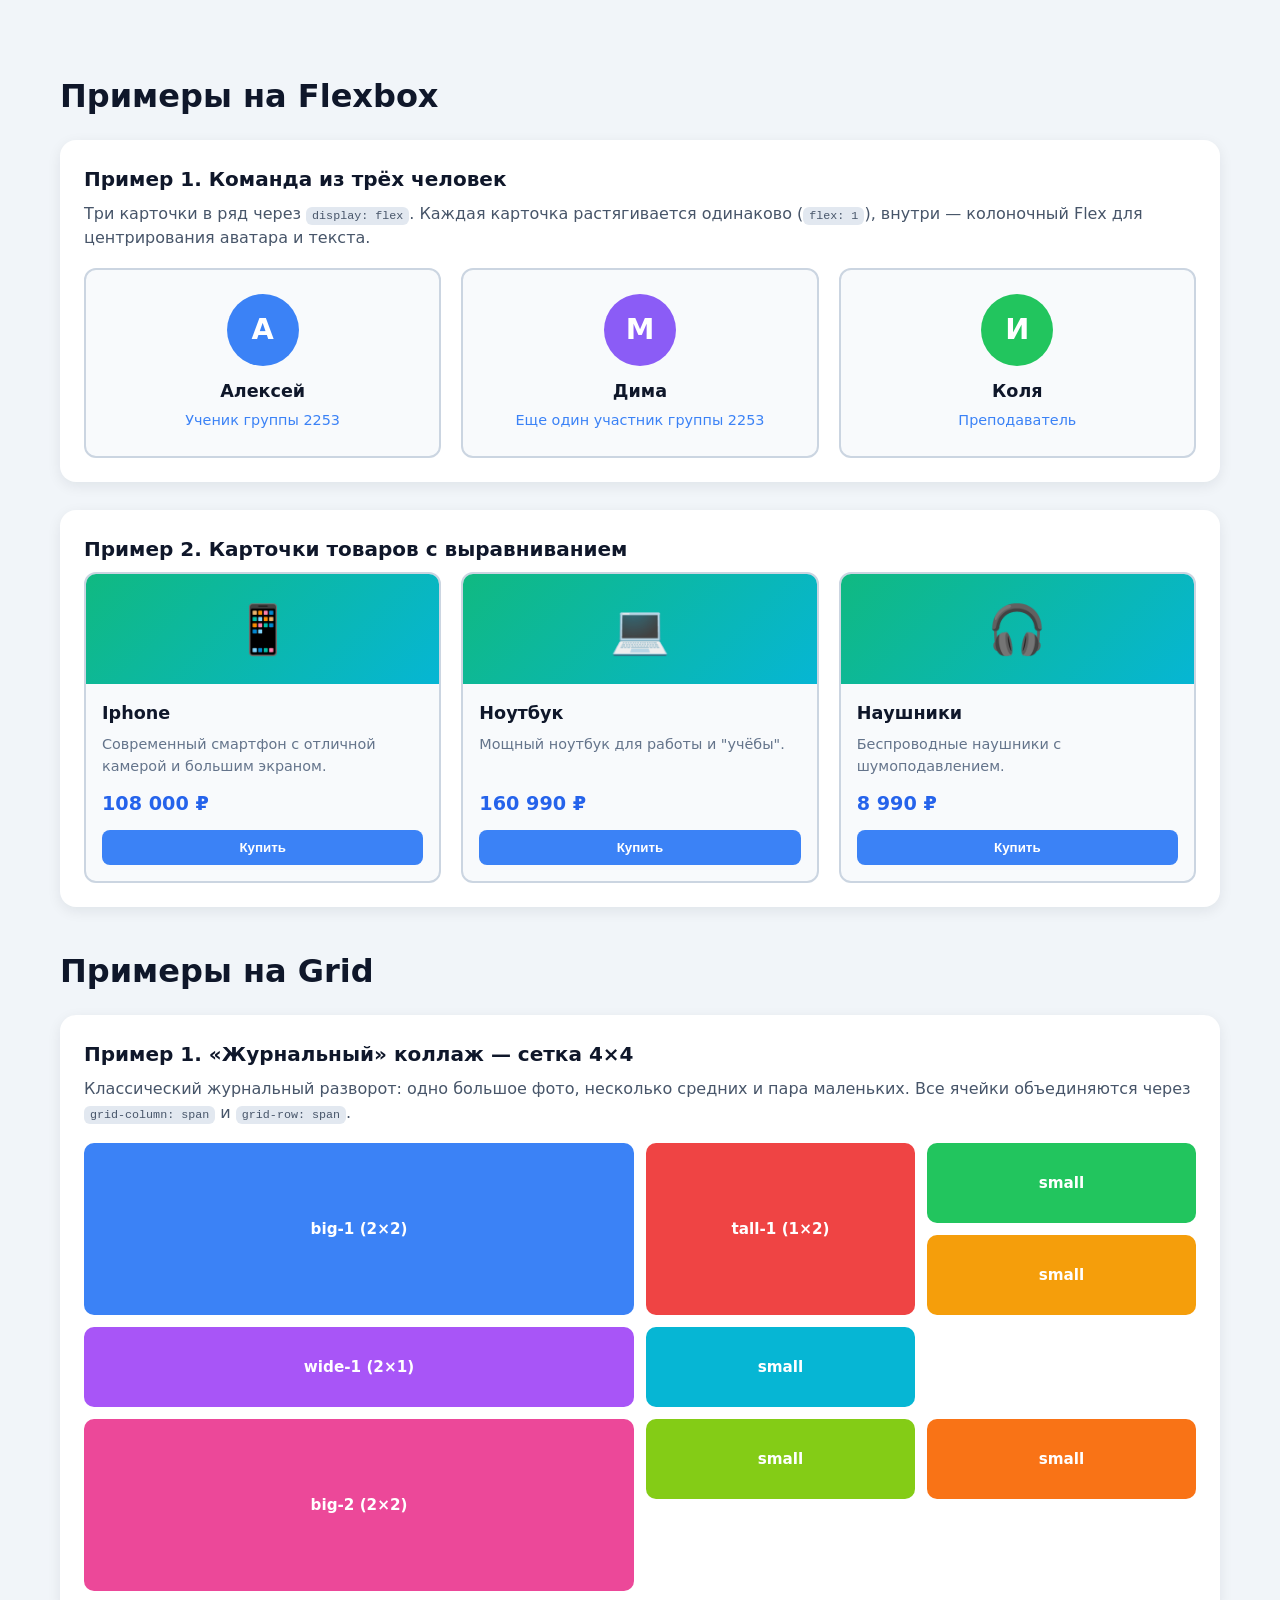
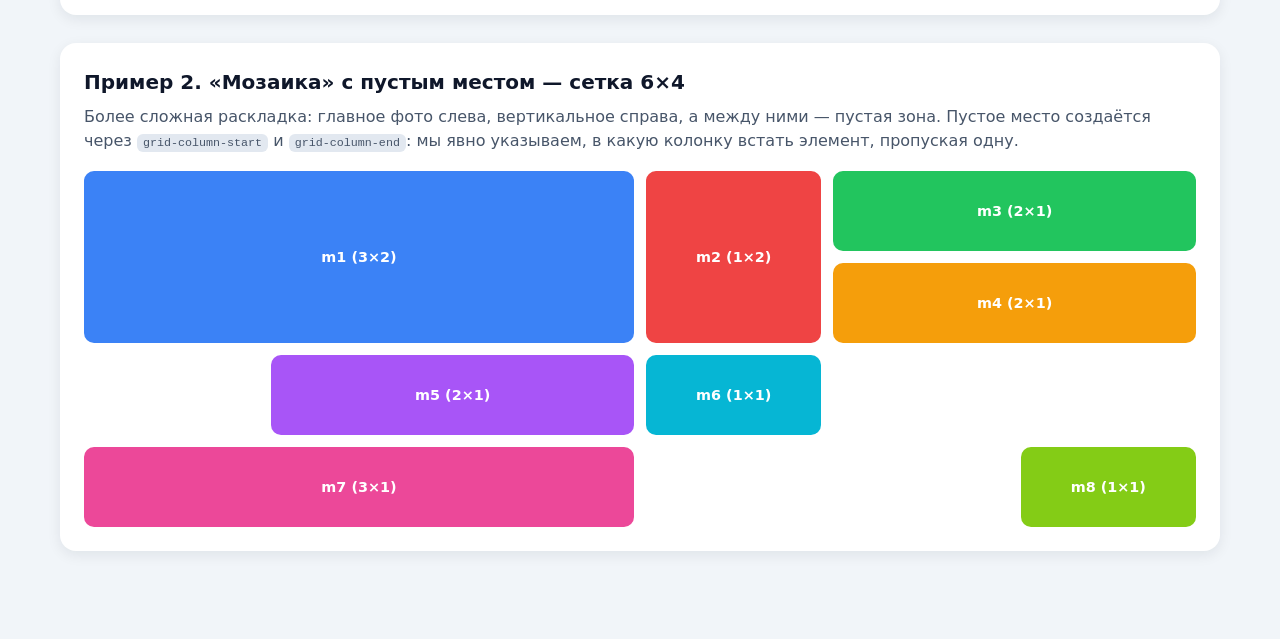
<file: Seminary/Seminar_4/Seminar_5/Task5.html>
<!DOCTYPE html>
<html lang="ru">
<head>
  <meta charset="UTF-8">
  <meta name="viewport" content="width=device-width, initial-scale=1.0">
  <title>Задание 5. Flex, Grid, адаптивность</title>
  <style>
    * {
      box-sizing: border-box;
    }

    body {
      margin: 0;
      font-family: system-ui, -apple-system, "Segoe UI", Roboto, Arial, sans-serif;
      background: #f1f5f9;
      color: #0f172a;
      line-height: 1.5;
    }

    .container {
      max-width: 1200px;
      margin: 0 auto;
      padding: 32px 20px 60px;
    }

    h1 {
      font-size: 2rem;
      margin: 40px 0 20px;
    }

    h2 {
      font-size: 1.25rem;
      margin: 0 0 8px;
    }

    .example {
      background: #ffffff;
      border-radius: 16px;
      padding: 24px;
      margin-bottom: 28px;
      box-shadow: 0 4px 14px rgba(15, 23, 42, 0.08);
    }

    .example p {
      margin: 0 0 18px;
      color: #475569;
    }

    code {
      background: #e2e8f0;
      padding: 2px 6px;
      border-radius: 6px;
      font-size: 0.9em;
    }

    .team-row {
      display: flex;
      gap: 20px;
    }

    .person-card {
      flex: 1;
      display: flex;
      flex-direction: column;
      align-items: center;
      text-align: center;
      background: #f8fafc;
      border: 2px solid #cbd5e1;
      border-radius: 12px;
      padding: 24px;
    }

    .avatar {
      width: 72px;
      height: 72px;
      border-radius: 50%;
      display: flex;
      align-items: center;
      justify-content: center;
      color: #ffffff;
      font-size: 1.8rem;
      font-weight: 700;
      margin-bottom: 12px;
    }

    .avatar-blue { background: #3b82f6; }
    .avatar-purple { background: #8b5cf6; }
    .avatar-green { background: #22c55e; }

    .person-card h3 {
      margin: 0 0 6px;
      font-size: 1.1rem;
    }

    .person-card p {
      margin: 0;
      color: #3b82f6;
      font-size: 0.9rem;
    }

    .products-row {
      display: flex;
      gap: 20px;
      align-items: stretch;
    }

    .product-card {
      flex: 1;
      display: flex;
      flex-direction: column;
      background: #f8fafc;
      border: 2px solid #cbd5e1;
      border-radius: 12px;
      overflow: hidden;
    }

    .product-icon {
      height: 110px;
      display: flex;
      align-items: center;
      justify-content: center;
      font-size: 3rem;
      background: linear-gradient(135deg, #10b981, #06b6d4);
    }

    .product-card h3 {
      margin: 16px 16px 8px;
      font-size: 1.1rem;
    }

    .product-card p {
      margin: 0 16px 12px;
      color: #64748b;
      font-size: 0.9rem;
    }

    .price {
      margin: auto 16px 12px;
      font-weight: 700;
      color: #2563eb;
      font-size: 1.2rem;
    }

    .product-card button {
      margin: 0 16px 16px;
      padding: 10px 14px;
      border: none;
      border-radius: 8px;
      background: #3b82f6;
      color: #ffffff;
      font-weight: 600;
      cursor: pointer;
    }

    .product-card button:hover {
      background: #2563eb;
    }

    .magazine-grid {
      display: grid;
      grid-template-columns: repeat(4, 1fr);
      grid-template-rows: repeat(5, 80px);
      gap: 12px;
    }

    .mag {
      display: flex;
      align-items: center;
      justify-content: center;
      color: #ffffff;
      font-weight: 700;
      border-radius: 10px;
      font-size: 0.95rem;
      text-align: center;
      padding: 8px;
    }

    .big-1 {
      grid-column: 1 / 3;
      grid-row: 1 / 3;
      background: #3b82f6;
    }

    .tall-1 {
      grid-column: 3 / 4;
      grid-row: 1 / 3;
      background: #ef4444;
    }

    .small-green {
      grid-column: 4 / 5;
      grid-row: 1 / 2;
      background: #22c55e;
    }

    .small-orange {
      grid-column: 4 / 5;
      grid-row: 2 / 3;
      background: #f59e0b;
    }

    .wide-1 {
      grid-column: 1 / 3;
      grid-row: 3 / 4;
      background: #a855f7;
    }

    .small-cyan {
      grid-column: 3 / 4;
      grid-row: 3 / 4;
      background: #06b6d4;
    }

    .big-2 {
      grid-column: 1 / 3;
      grid-row: 4 / 6;
      background: #ec4899;
    }

    .small-lime {
      grid-column: 3 / 4;
      grid-row: 4 / 5;
      background: #84cc16;
    }

    .small-deep-orange {
      grid-column: 4 / 5;
      grid-row: 4 / 5;
      background: #f97316;
    }

    .mosaic-grid {
      display: grid;
      grid-template-columns: repeat(6, 1fr);
      grid-template-rows: repeat(4, 80px);
      gap: 12px;
    }

    .m {
      display: flex;
      align-items: center;
      justify-content: center;
      color: #ffffff;
      font-weight: 700;
      border-radius: 10px;
      font-size: 0.9rem;
      text-align: center;
      padding: 8px;
    }

    .m1 {
      grid-column: 1 / 4;
      grid-row: 1 / 3;
      background: #3b82f6;
    }

    .m2 {
      grid-column: 4 / 5;
      grid-row: 1 / 3;
      background: #ef4444;
    }

    .m3 {
      grid-column: 5 / 7;
      grid-row: 1 / 2;
      background: #22c55e;
    }

    .m4 {
      grid-column: 5 / 7;
      grid-row: 2 / 3;
      background: #f59e0b;
    }

    .m5 {
      grid-column: 2 / 4;
      grid-row: 3 / 4;
      background: #a855f7;
    }

    .m6 {
      grid-column: 4 / 5;
      grid-row: 3 / 4;
      background: #06b6d4;
    }

    .m7 {
      grid-column: 1 / 4;
      grid-row: 4 / 5;
      background: #ec4899;
    }

    .m8 {
      grid-column: 6 / 7;
      grid-row: 4 / 5;
      background: #84cc16;
    }

    @media (max-width: 768px) {
      .team-row,
      .products-row {
        flex-direction: column;
      }

      .person-card,
      .product-card {
        flex: none;
        width: 100%;
      }

      .magazine-grid,
      .mosaic-grid {
        display: flex;
        flex-direction: column;
        gap: 16px;
      }

      .magazine-grid > *,
      .mosaic-grid > * {
        width: 100%;
        min-height: 80px;
      }
    }
  </style>
</head>
<body>
  <main class="container">
    <h1>Примеры на Flexbox</h1>

    <section class="example">
      <h2>Пример 1. Команда из трёх человек</h2>
      <p>
        Три карточки в ряд через <code>display: flex</code>. Каждая карточка
        растягивается одинаково (<code>flex: 1</code>), внутри — колоночный Flex
        для центрирования аватара и текста.
      </p>

      <div class="team-row">
        <article class="person-card">
          <div class="avatar avatar-blue">А</div>
          <h3>Алексей</h3>
          <p>Ученик группы 2253</p>
        </article>

        <article class="person-card">
          <div class="avatar avatar-purple">М</div>
          <h3>Дима</h3>
          <p>Еще один участник группы 2253</p>
        </article>

        <article class="person-card">
          <div class="avatar avatar-green">И</div>
          <h3>Коля</h3>
          <p>Преподаватель</p>
        </article>
      </div>
    </section>

    <section class="example">
      <h2>Пример 2. Карточки товаров с выравниванием</h2>

      <div class="products-row">
        <article class="product-card">
          <div class="product-icon">📱</div>
          <h3>Iphone</h3>
          <p>Современный смартфон с отличной камерой и большим экраном.</p>
          <div class="price">108 000 ₽</div>
          <button type="button">Купить</button>
        </article>

        <article class="product-card">
          <div class="product-icon">💻</div>
          <h3>Ноутбук</h3>
          <p>Мощный ноутбук для работы и "учёбы".</p>
          <div class="price">160 990 ₽</div>
          <button type="button">Купить</button>
        </article>

        <article class="product-card">
          <div class="product-icon">🎧</div>
          <h3>Наушники</h3>
          <p>Беспроводные наушники с шумоподавлением.</p>
          <div class="price">8 990 ₽</div>
          <button type="button">Купить</button>
        </article>
      </div>
    </section>

    <h1>Примеры на Grid</h1>

    <section class="example">
      <h2>Пример 1. «Журнальный» коллаж — сетка 4×4</h2>
      <p>
        Классический журнальный разворот: одно большое фото, несколько средних
        и пара маленьких. Все ячейки объединяются через
        <code>grid-column: span</code> и <code>grid-row: span</code>.
      </p>

      <div class="magazine-grid">
        <div class="mag big-1">big-1 (2×2)</div>
        <div class="mag tall-1">tall-1 (1×2)</div>
        <div class="mag small-green">small</div>
        <div class="mag small-orange">small</div>
        <div class="mag wide-1">wide-1 (2×1)</div>
        <div class="mag small-cyan">small</div>
        <div class="mag big-2">big-2 (2×2)</div>
        <div class="mag small-lime">small</div>
        <div class="mag small-deep-orange">small</div>
      </div>
    </section>

    <section class="example">
      <h2>Пример 2. «Мозаика» с пустым местом — сетка 6×4</h2>
      <p>
        Более сложная раскладка: главное фото слева, вертикальное справа,
        а между ними — пустая зона. Пустое место создаётся через
        <code>grid-column-start</code> и <code>grid-column-end</code>:
        мы явно указываем, в какую колонку встать элемент, пропуская одну.
      </p>

      <div class="mosaic-grid">
        <div class="m m1">m1 (3×2)</div>
        <div class="m m2">m2 (1×2)</div>
        <div class="m m3">m3 (2×1)</div>
        <div class="m m4">m4 (2×1)</div>
        <div class="m m5">m5 (2×1)</div>
        <div class="m m6">m6 (1×1)</div>
        <div class="m m7">m7 (3×1)</div>
        <div class="m m8">m8 (1×1)</div>
      </div>
    </section>
  </main>
</body>
</html>
</file>
<file: Seminary/Seminar10/style.css>
body { font-family: sans-serif; background: #f4f5f7; padding: 20px; }
.container { max-width: 900px; margin: 0 auto; background: white; padding: 20px; border-radius: 10px; box-shadow: 0 4px 6px rgba(0,0,0,0.1); }
.filters { display: flex; gap: 15px; margin-bottom: 20px; align-items: flex-end; flex-wrap: wrap; }
label { display: flex; flex-direction: column; font-size: 14px; }
select, input, button { padding: 6px; margin-top: 4px; border: 1px solid #ccc; border-radius: 4px; }
button { background: #d9534f; color: white; border: none; cursor: pointer; height: 32px; padding: 0 15px; }
button:hover { background: #c9302c; }
table { width: 100%; border-collapse: collapse; font-size: 14px; }
th { background: #1d436b; color: white; padding: 10px; text-align: left; cursor: pointer; user-select: none; }
th:hover { background: #153250; }
td { padding: 10px; border-bottom: 1px solid #eee; }
.text-expense { color: #d9534f; font-weight: bold; }
.text-income { color: #28a745; font-weight: bold; }
.summary { margin-top: 20px; padding: 15px; background: #eef2f5; border-radius: 5px; display: flex; gap: 20px; font-size: 15px; }
</file>
